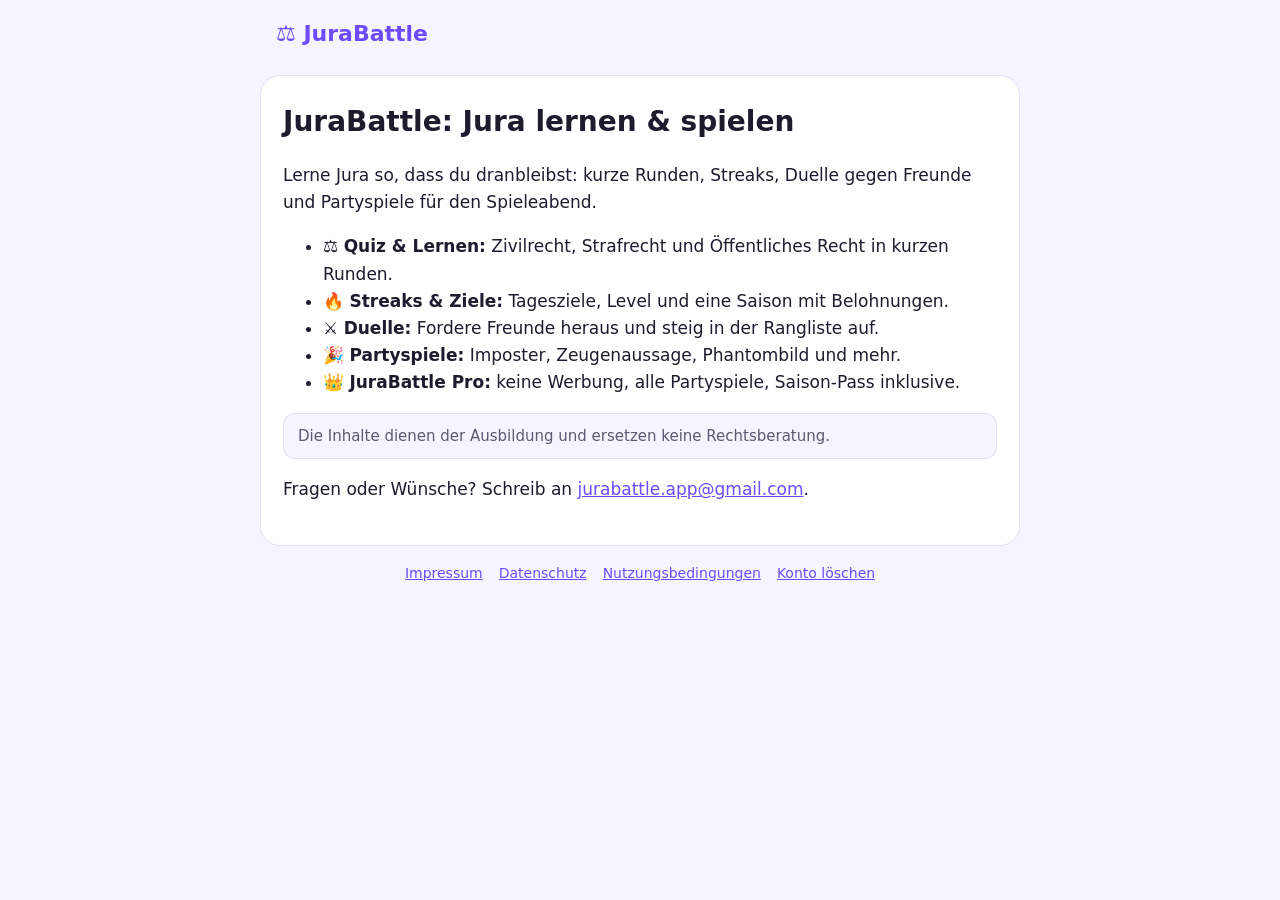
<file: index.html>
<!doctype html>
<html lang="de"><head><meta charset="utf-8"><meta name="viewport" content="width=device-width,initial-scale=1">
<title>JuraBattle: Jura lernen & spielen – JuraBattle</title><link rel="stylesheet" href="style.css"></head>
<body><header><a class="logo" href="index.html">⚖️ JuraBattle</a></header>
<main><h1>JuraBattle: Jura lernen & spielen</h1>

<p>Lerne Jura so, dass du dranbleibst: kurze Runden, Streaks, Duelle gegen Freunde und Partyspiele für den Spieleabend.</p>
<ul>
<li>⚖️ <b>Quiz &amp; Lernen:</b> Zivilrecht, Strafrecht und Öffentliches Recht in kurzen Runden.</li>
<li>🔥 <b>Streaks &amp; Ziele:</b> Tagesziele, Level und eine Saison mit Belohnungen.</li>
<li>⚔️ <b>Duelle:</b> Fordere Freunde heraus und steig in der Rangliste auf.</li>
<li>🎉 <b>Partyspiele:</b> Imposter, Zeugenaussage, Phantombild und mehr.</li>
<li>👑 <b>JuraBattle Pro:</b> keine Werbung, alle Partyspiele, Saison-Pass inklusive.</li>
</ul>
<p class="hinweis">Die Inhalte dienen der Ausbildung und ersetzen keine Rechtsberatung.</p>
<p>Fragen oder Wünsche? Schreib an <a href="&#109;&#97;&#105;&#108;&#116;&#111;&#58;&#106;&#117;&#114;&#97;&#98;&#97;&#116;&#116;&#108;&#101;&#46;&#97;&#112;&#112;&#64;&#103;&#109;&#97;&#105;&#108;&#46;&#99;&#111;&#109;">&#106;&#117;&#114;&#97;&#98;&#97;&#116;&#116;&#108;&#101;&#46;&#97;&#112;&#112;&#64;&#103;&#109;&#97;&#105;&#108;&#46;&#99;&#111;&#109;</a>.</p>

</main>
<footer><a href="impressum.html">Impressum</a><a href="datenschutz.html">Datenschutz</a><a href="nutzungsbedingungen.html">Nutzungsbedingungen</a><a href="konto-loeschen.html">Konto löschen</a></footer>
</body></html>
</file>
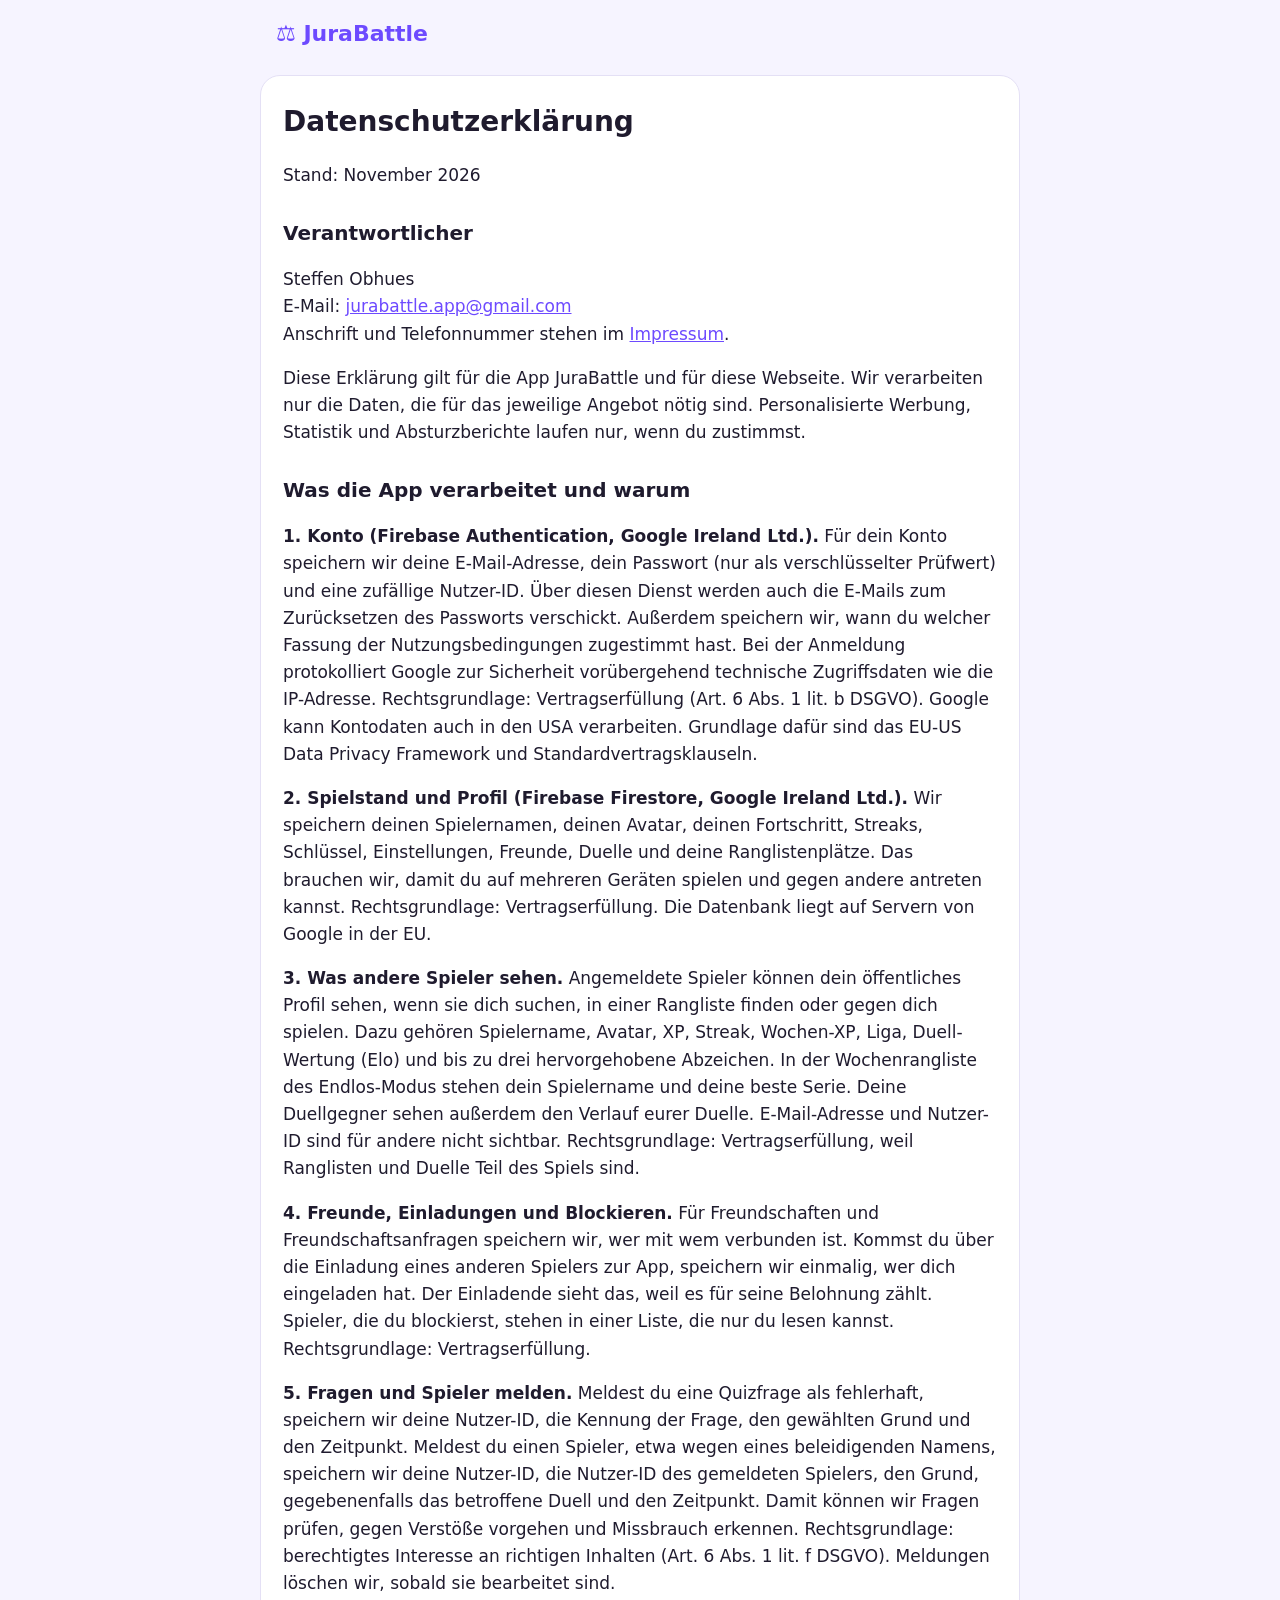
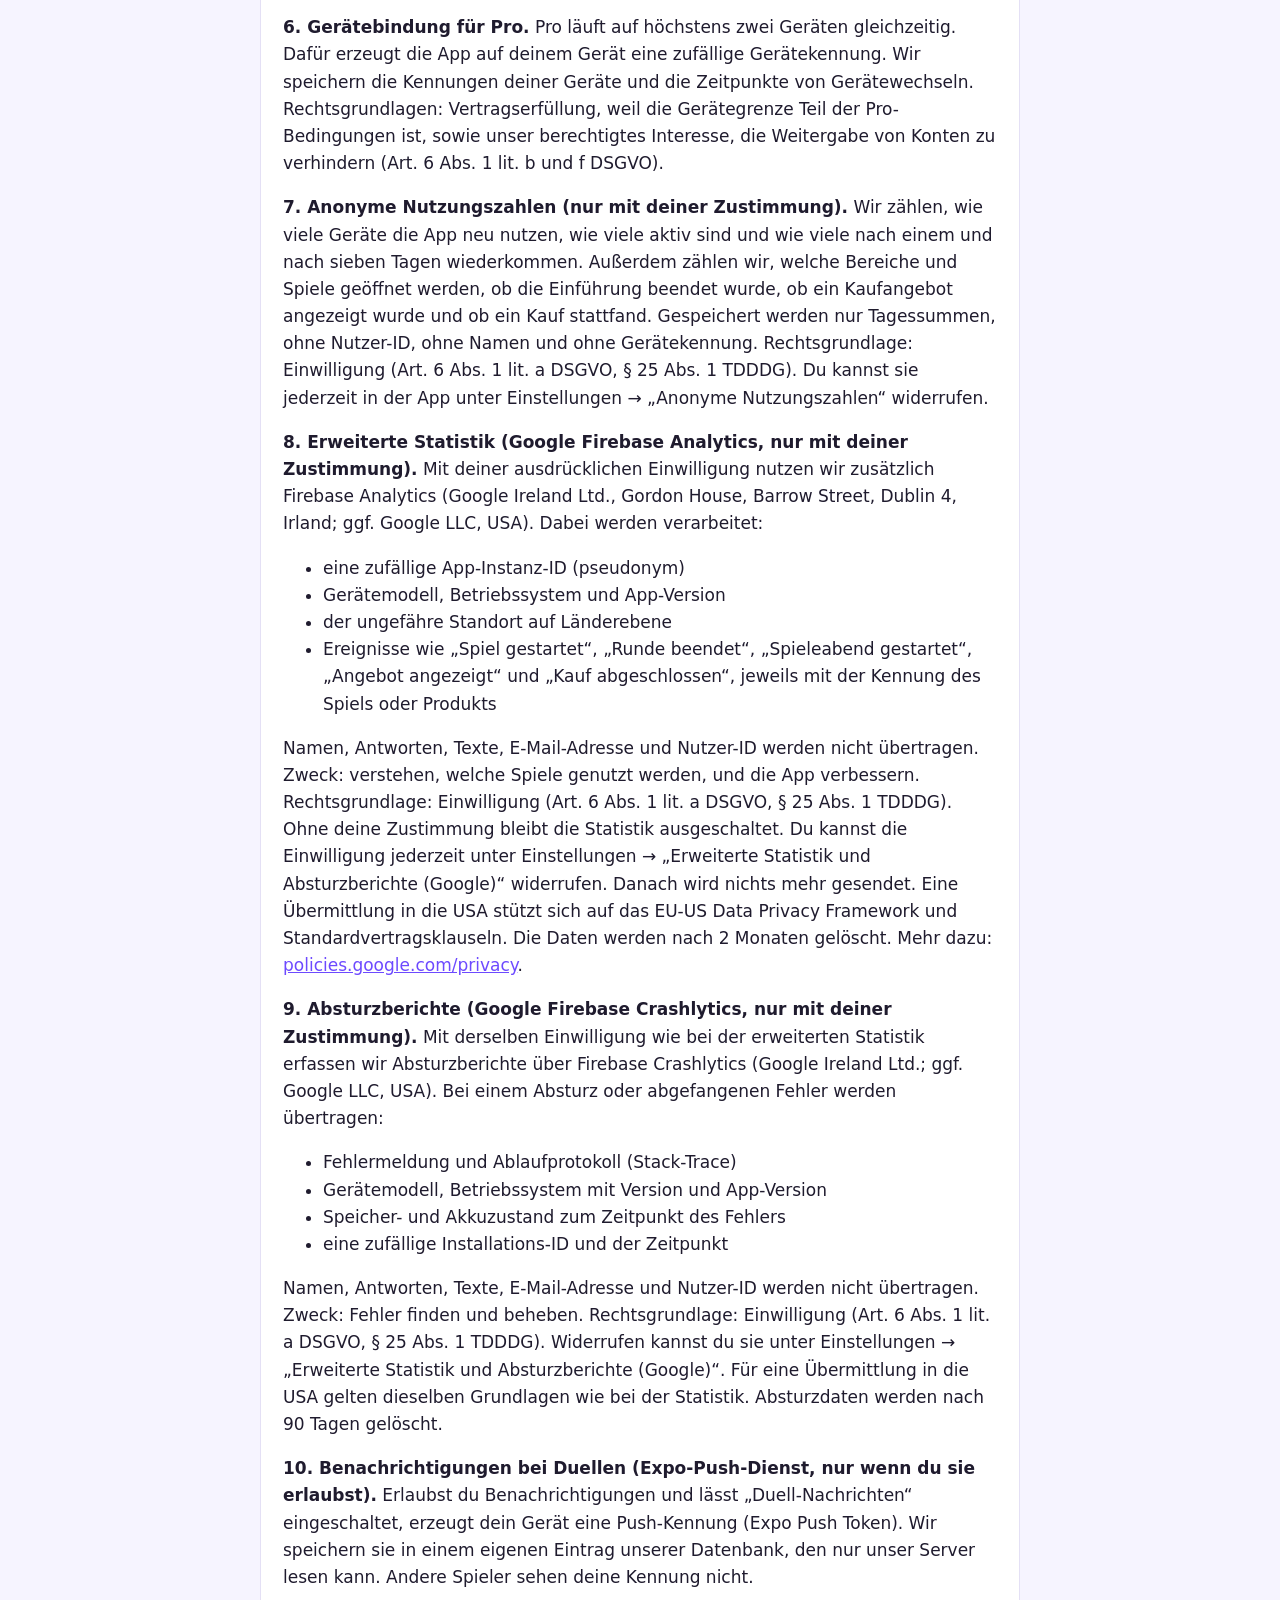
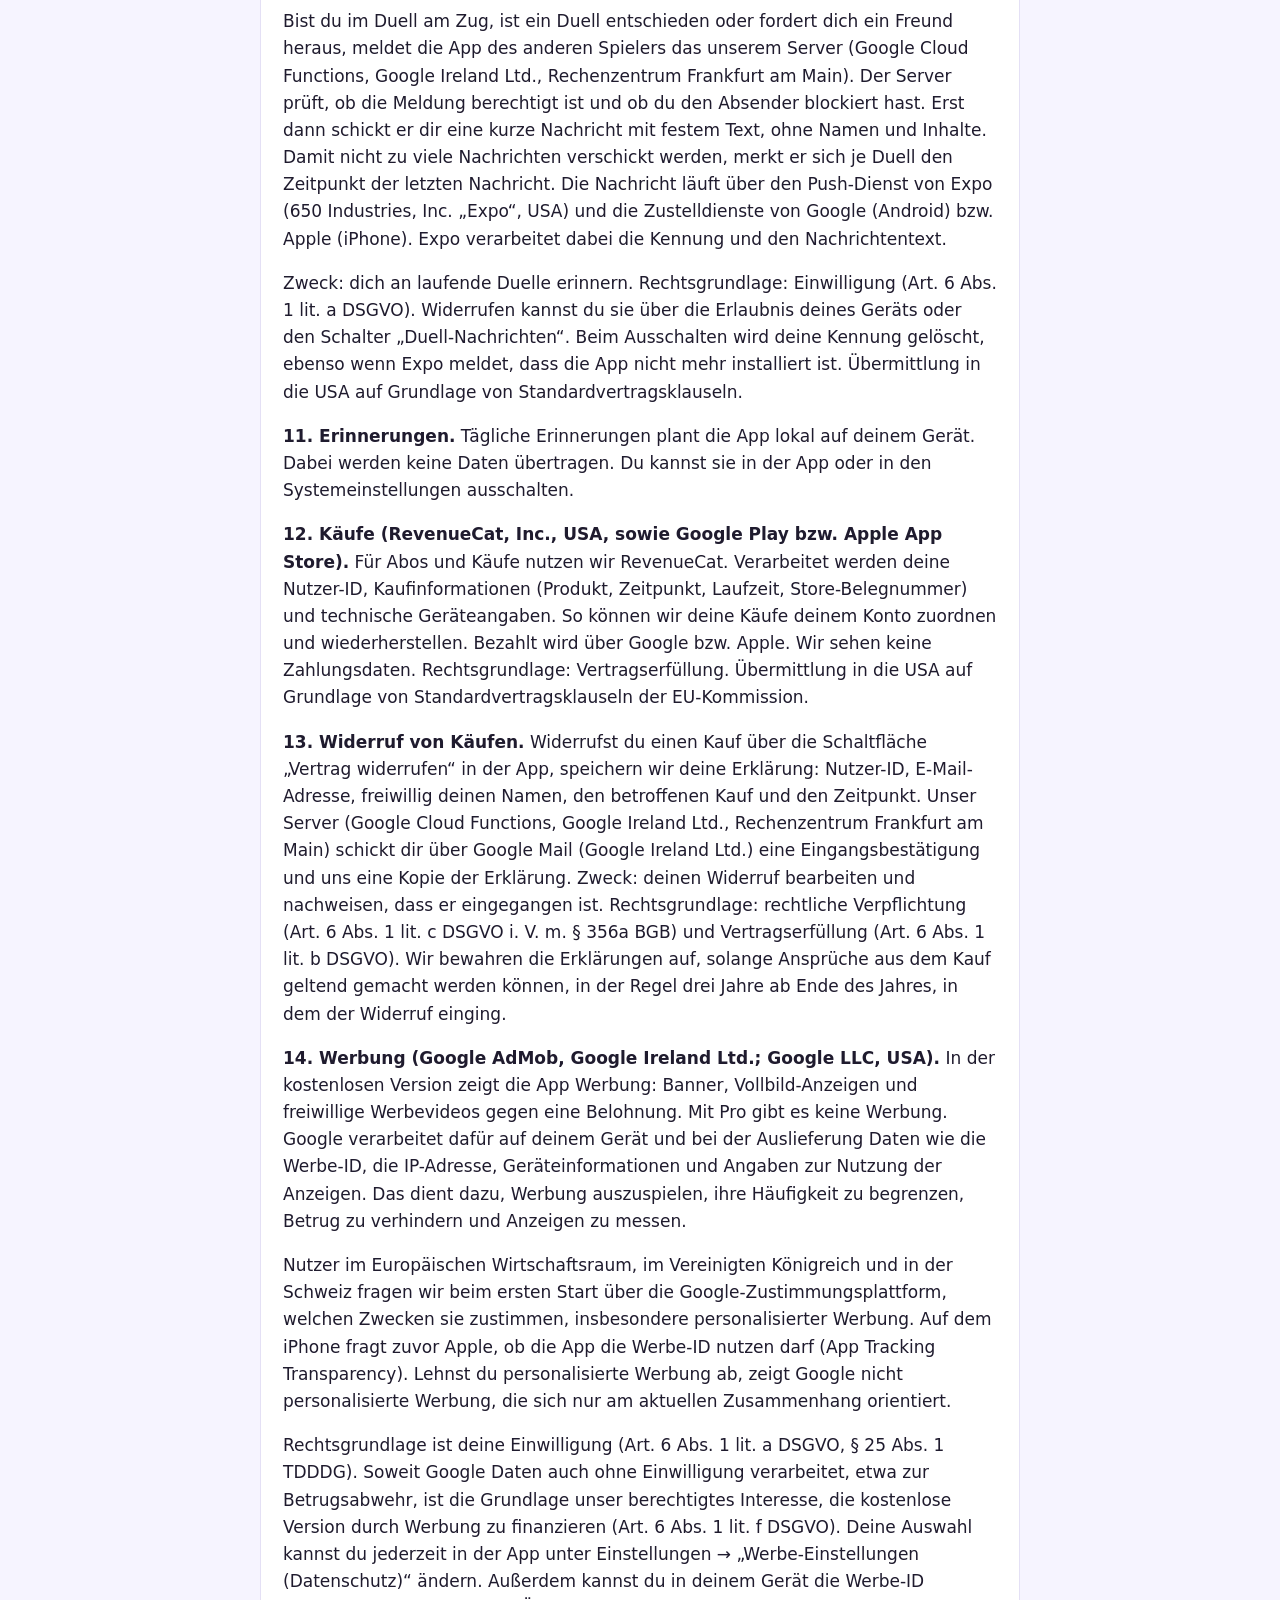
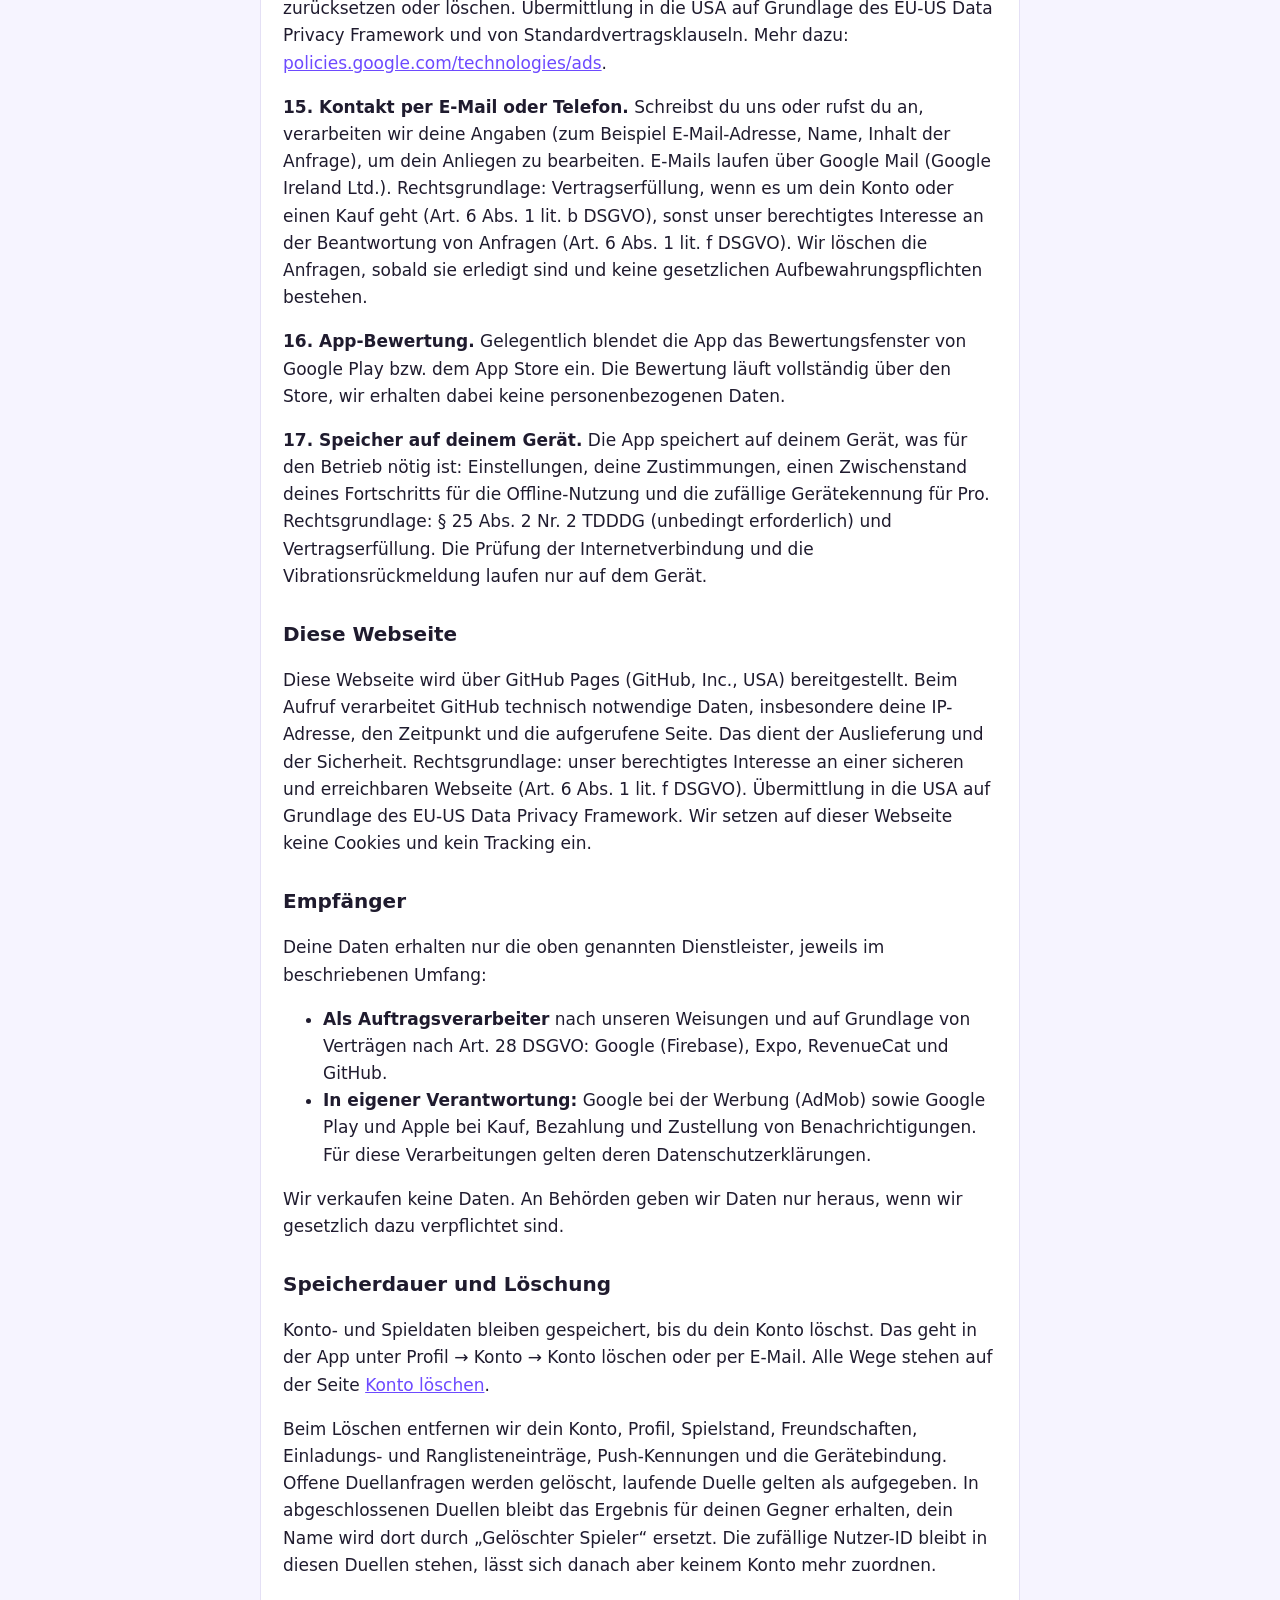
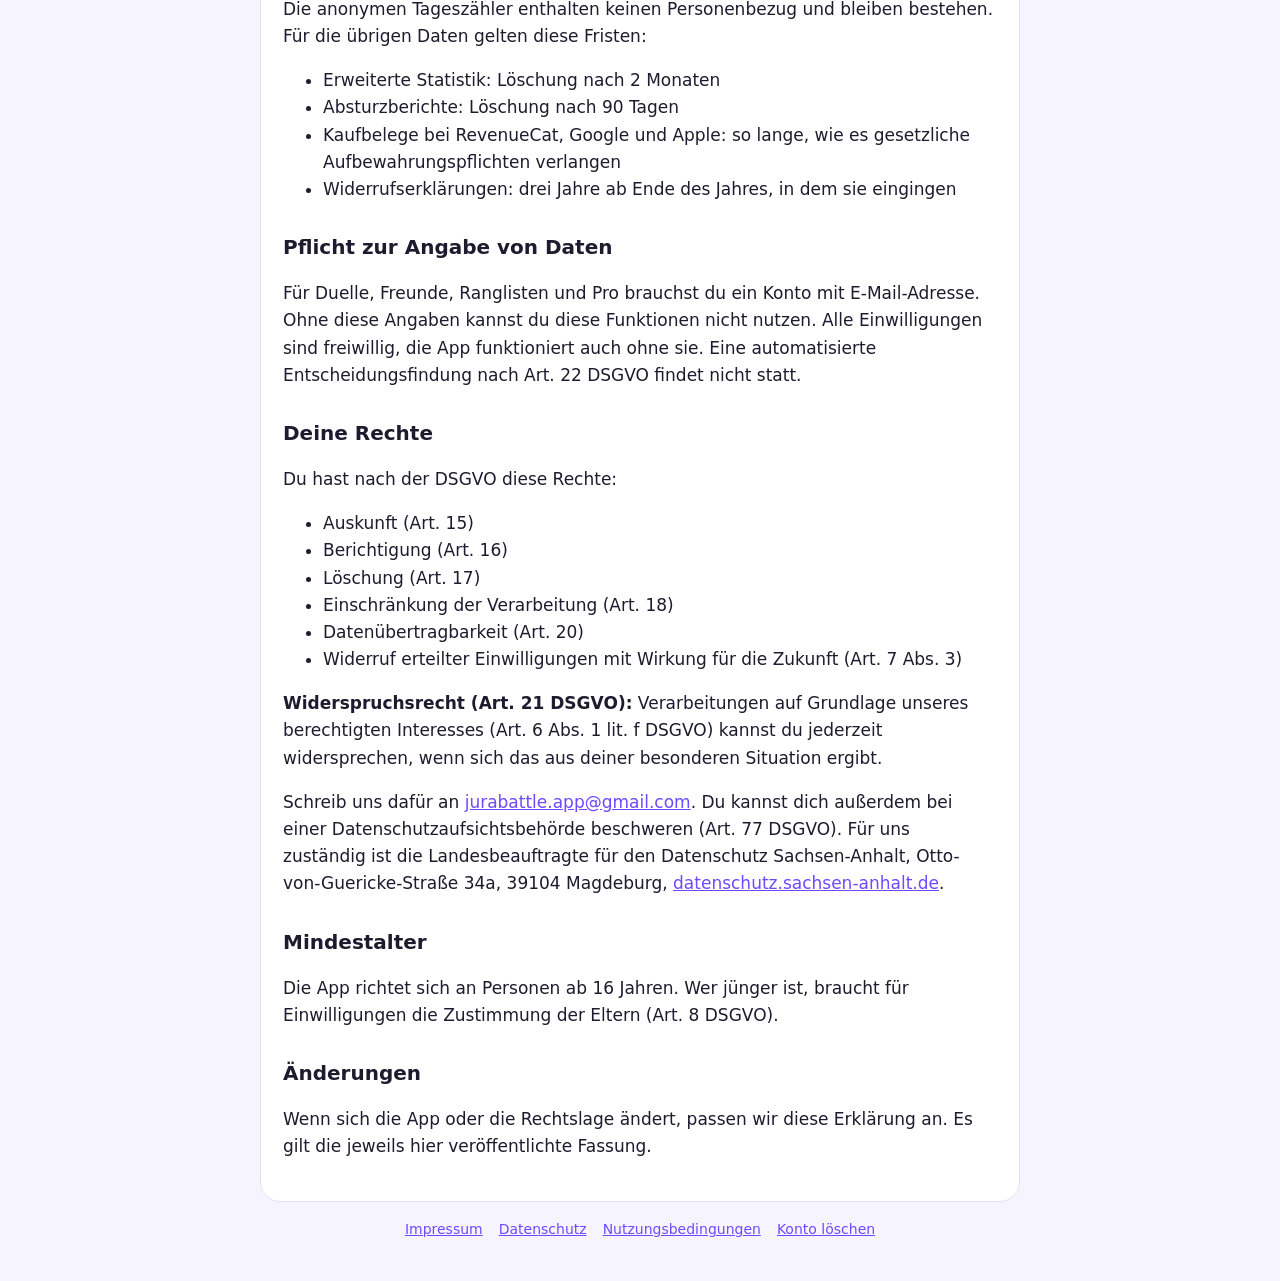
<file: datenschutz.html>
<!doctype html>
<html lang="de"><head><meta charset="utf-8"><meta name="viewport" content="width=device-width,initial-scale=1">
<meta name="robots" content="noindex, nofollow, noarchive">
<title>Datenschutzerklärung – JuraBattle</title><link rel="stylesheet" href="style.css"></head>
<body><header><a class="logo" href="index.html">⚖️ JuraBattle</a></header>
<main><h1>Datenschutzerklärung</h1>
<p>Stand: November 2026</p>

<h2>Verantwortlicher</h2>
<p>&#83;&#116;&#101;&#102;&#102;&#101;&#110;&#32;&#79;&#98;&#104;&#117;&#101;&#115;<br>E-Mail: <a href="&#109;&#97;&#105;&#108;&#116;&#111;&#58;&#106;&#117;&#114;&#97;&#98;&#97;&#116;&#116;&#108;&#101;&#46;&#97;&#112;&#112;&#64;&#103;&#109;&#97;&#105;&#108;&#46;&#99;&#111;&#109;">&#106;&#117;&#114;&#97;&#98;&#97;&#116;&#116;&#108;&#101;&#46;&#97;&#112;&#112;&#64;&#103;&#109;&#97;&#105;&#108;&#46;&#99;&#111;&#109;</a><br>Anschrift und Telefonnummer stehen im <a href="impressum.html">Impressum</a>.</p>
<p>Diese Erklärung gilt für die App JuraBattle und für diese Webseite. Wir verarbeiten nur die Daten, die für das jeweilige Angebot nötig sind. Personalisierte Werbung, Statistik und Absturzberichte laufen nur, wenn du zustimmst.</p>

<h2>Was die App verarbeitet und warum</h2>

<p><b>1. Konto (Firebase Authentication, Google Ireland Ltd.).</b> Für dein Konto speichern wir deine E-Mail-Adresse, dein Passwort (nur als verschlüsselter Prüfwert) und eine zufällige Nutzer-ID. Über diesen Dienst werden auch die E-Mails zum Zurücksetzen des Passworts verschickt. Außerdem speichern wir, wann du welcher Fassung der Nutzungsbedingungen zugestimmt hast. Bei der Anmeldung protokolliert Google zur Sicherheit vorübergehend technische Zugriffsdaten wie die IP-Adresse. Rechtsgrundlage: Vertragserfüllung (Art. 6 Abs. 1 lit. b DSGVO). Google kann Kontodaten auch in den USA verarbeiten. Grundlage dafür sind das EU-US Data Privacy Framework und Standardvertragsklauseln.</p>

<p><b>2. Spielstand und Profil (Firebase Firestore, Google Ireland Ltd.).</b> Wir speichern deinen Spielernamen, deinen Avatar, deinen Fortschritt, Streaks, Schlüssel, Einstellungen, Freunde, Duelle und deine Ranglistenplätze. Das brauchen wir, damit du auf mehreren Geräten spielen und gegen andere antreten kannst. Rechtsgrundlage: Vertragserfüllung. Die Datenbank liegt auf Servern von Google in der EU.</p>

<p><b>3. Was andere Spieler sehen.</b> Angemeldete Spieler können dein öffentliches Profil sehen, wenn sie dich suchen, in einer Rangliste finden oder gegen dich spielen. Dazu gehören Spielername, Avatar, XP, Streak, Wochen-XP, Liga, Duell-Wertung (Elo) und bis zu drei hervorgehobene Abzeichen. In der Wochenrangliste des Endlos-Modus stehen dein Spielername und deine beste Serie. Deine Duellgegner sehen außerdem den Verlauf eurer Duelle. E-Mail-Adresse und Nutzer-ID sind für andere nicht sichtbar. Rechtsgrundlage: Vertragserfüllung, weil Ranglisten und Duelle Teil des Spiels sind.</p>

<p><b>4. Freunde, Einladungen und Blockieren.</b> Für Freundschaften und Freundschaftsanfragen speichern wir, wer mit wem verbunden ist. Kommst du über die Einladung eines anderen Spielers zur App, speichern wir einmalig, wer dich eingeladen hat. Der Einladende sieht das, weil es für seine Belohnung zählt. Spieler, die du blockierst, stehen in einer Liste, die nur du lesen kannst. Rechtsgrundlage: Vertragserfüllung.</p>

<p><b>5. Fragen und Spieler melden.</b> Meldest du eine Quizfrage als fehlerhaft, speichern wir deine Nutzer-ID, die Kennung der Frage, den gewählten Grund und den Zeitpunkt. Meldest du einen Spieler, etwa wegen eines beleidigenden Namens, speichern wir deine Nutzer-ID, die Nutzer-ID des gemeldeten Spielers, den Grund, gegebenenfalls das betroffene Duell und den Zeitpunkt. Damit können wir Fragen prüfen, gegen Verstöße vorgehen und Missbrauch erkennen. Rechtsgrundlage: berechtigtes Interesse an richtigen Inhalten (Art. 6 Abs. 1 lit. f DSGVO). Meldungen löschen wir, sobald sie bearbeitet sind.</p>

<p><b>6. Gerätebindung für Pro.</b> Pro läuft auf höchstens zwei Geräten gleichzeitig. Dafür erzeugt die App auf deinem Gerät eine zufällige Gerätekennung. Wir speichern die Kennungen deiner Geräte und die Zeitpunkte von Gerätewechseln. Rechtsgrundlagen: Vertragserfüllung, weil die Gerätegrenze Teil der Pro-Bedingungen ist, sowie unser berechtigtes Interesse, die Weitergabe von Konten zu verhindern (Art. 6 Abs. 1 lit. b und f DSGVO).</p>

<p><b>7. Anonyme Nutzungszahlen (nur mit deiner Zustimmung).</b> Wir zählen, wie viele Geräte die App neu nutzen, wie viele aktiv sind und wie viele nach einem und nach sieben Tagen wiederkommen. Außerdem zählen wir, welche Bereiche und Spiele geöffnet werden, ob die Einführung beendet wurde, ob ein Kaufangebot angezeigt wurde und ob ein Kauf stattfand. Gespeichert werden nur Tagessummen, ohne Nutzer-ID, ohne Namen und ohne Gerätekennung. Rechtsgrundlage: Einwilligung (Art. 6 Abs. 1 lit. a DSGVO, § 25 Abs. 1 TDDDG). Du kannst sie jederzeit in der App unter Einstellungen → „Anonyme Nutzungszahlen“ widerrufen.</p>

<p><b>8. Erweiterte Statistik (Google Firebase Analytics, nur mit deiner Zustimmung).</b> Mit deiner ausdrücklichen Einwilligung nutzen wir zusätzlich Firebase Analytics (Google Ireland Ltd., Gordon House, Barrow Street, Dublin 4, Irland; ggf. Google LLC, USA). Dabei werden verarbeitet:</p>
<ul>
<li>eine zufällige App-Instanz-ID (pseudonym)</li>
<li>Gerätemodell, Betriebssystem und App-Version</li>
<li>der ungefähre Standort auf Länderebene</li>
<li>Ereignisse wie „Spiel gestartet“, „Runde beendet“, „Spieleabend gestartet“, „Angebot angezeigt“ und „Kauf abgeschlossen“, jeweils mit der Kennung des Spiels oder Produkts</li>
</ul>
<p>Namen, Antworten, Texte, E-Mail-Adresse und Nutzer-ID werden nicht übertragen. Zweck: verstehen, welche Spiele genutzt werden, und die App verbessern. Rechtsgrundlage: Einwilligung (Art. 6 Abs. 1 lit. a DSGVO, § 25 Abs. 1 TDDDG). Ohne deine Zustimmung bleibt die Statistik ausgeschaltet. Du kannst die Einwilligung jederzeit unter Einstellungen → „Erweiterte Statistik und Absturzberichte (Google)“ widerrufen. Danach wird nichts mehr gesendet. Eine Übermittlung in die USA stützt sich auf das EU-US Data Privacy Framework und Standardvertragsklauseln. Die Daten werden nach 2 Monaten gelöscht. Mehr dazu: <a href="https://policies.google.com/privacy">policies.google.com/privacy</a>.</p>

<p><b>9. Absturzberichte (Google Firebase Crashlytics, nur mit deiner Zustimmung).</b> Mit derselben Einwilligung wie bei der erweiterten Statistik erfassen wir Absturzberichte über Firebase Crashlytics (Google Ireland Ltd.; ggf. Google LLC, USA). Bei einem Absturz oder abgefangenen Fehler werden übertragen:</p>
<ul>
<li>Fehlermeldung und Ablaufprotokoll (Stack-Trace)</li>
<li>Gerätemodell, Betriebssystem mit Version und App-Version</li>
<li>Speicher- und Akkuzustand zum Zeitpunkt des Fehlers</li>
<li>eine zufällige Installations-ID und der Zeitpunkt</li>
</ul>
<p>Namen, Antworten, Texte, E-Mail-Adresse und Nutzer-ID werden nicht übertragen. Zweck: Fehler finden und beheben. Rechtsgrundlage: Einwilligung (Art. 6 Abs. 1 lit. a DSGVO, § 25 Abs. 1 TDDDG). Widerrufen kannst du sie unter Einstellungen → „Erweiterte Statistik und Absturzberichte (Google)“. Für eine Übermittlung in die USA gelten dieselben Grundlagen wie bei der Statistik. Absturzdaten werden nach 90 Tagen gelöscht.</p>

<p><b>10. Benachrichtigungen bei Duellen (Expo-Push-Dienst, nur wenn du sie erlaubst).</b> Erlaubst du Benachrichtigungen und lässt „Duell-Nachrichten“ eingeschaltet, erzeugt dein Gerät eine Push-Kennung (Expo Push Token). Wir speichern sie in einem eigenen Eintrag unserer Datenbank, den nur unser Server lesen kann. Andere Spieler sehen deine Kennung nicht.</p>
<p>Bist du im Duell am Zug, ist ein Duell entschieden oder fordert dich ein Freund heraus, meldet die App des anderen Spielers das unserem Server (Google Cloud Functions, Google Ireland Ltd., Rechenzentrum Frankfurt am Main). Der Server prüft, ob die Meldung berechtigt ist und ob du den Absender blockiert hast. Erst dann schickt er dir eine kurze Nachricht mit festem Text, ohne Namen und Inhalte. Damit nicht zu viele Nachrichten verschickt werden, merkt er sich je Duell den Zeitpunkt der letzten Nachricht. Die Nachricht läuft über den Push-Dienst von Expo (650 Industries, Inc. „Expo“, USA) und die Zustelldienste von Google (Android) bzw. Apple (iPhone). Expo verarbeitet dabei die Kennung und den Nachrichtentext.</p>
<p>Zweck: dich an laufende Duelle erinnern. Rechtsgrundlage: Einwilligung (Art. 6 Abs. 1 lit. a DSGVO). Widerrufen kannst du sie über die Erlaubnis deines Geräts oder den Schalter „Duell-Nachrichten“. Beim Ausschalten wird deine Kennung gelöscht, ebenso wenn Expo meldet, dass die App nicht mehr installiert ist. Übermittlung in die USA auf Grundlage von Standardvertragsklauseln.</p>
<p><b>11. Erinnerungen.</b> Tägliche Erinnerungen plant die App lokal auf deinem Gerät. Dabei werden keine Daten übertragen. Du kannst sie in der App oder in den Systemeinstellungen ausschalten.</p>

<p><b>12. Käufe (RevenueCat, Inc., USA, sowie Google Play bzw. Apple App Store).</b> Für Abos und Käufe nutzen wir RevenueCat. Verarbeitet werden deine Nutzer-ID, Kaufinformationen (Produkt, Zeitpunkt, Laufzeit, Store-Belegnummer) und technische Geräteangaben. So können wir deine Käufe deinem Konto zuordnen und wiederherstellen. Bezahlt wird über Google bzw. Apple. Wir sehen keine Zahlungsdaten. Rechtsgrundlage: Vertragserfüllung. Übermittlung in die USA auf Grundlage von Standardvertragsklauseln der EU-Kommission.</p>

<p><b>13. Widerruf von Käufen.</b> Widerrufst du einen Kauf über die Schaltfläche „Vertrag widerrufen“ in der App, speichern wir deine Erklärung: Nutzer-ID, E-Mail-Adresse, freiwillig deinen Namen, den betroffenen Kauf und den Zeitpunkt. Unser Server (Google Cloud Functions, Google Ireland Ltd., Rechenzentrum Frankfurt am Main) schickt dir über Google Mail (Google Ireland Ltd.) eine Eingangsbestätigung und uns eine Kopie der Erklärung. Zweck: deinen Widerruf bearbeiten und nachweisen, dass er eingegangen ist. Rechtsgrundlage: rechtliche Verpflichtung (Art. 6 Abs. 1 lit. c DSGVO i. V. m. § 356a BGB) und Vertragserfüllung (Art. 6 Abs. 1 lit. b DSGVO). Wir bewahren die Erklärungen auf, solange Ansprüche aus dem Kauf geltend gemacht werden können, in der Regel drei Jahre ab Ende des Jahres, in dem der Widerruf einging.</p>
<p><b>14. Werbung (Google AdMob, Google Ireland Ltd.; Google LLC, USA).</b> In der kostenlosen Version zeigt die App Werbung: Banner, Vollbild-Anzeigen und freiwillige Werbevideos gegen eine Belohnung. Mit Pro gibt es keine Werbung. Google verarbeitet dafür auf deinem Gerät und bei der Auslieferung Daten wie die Werbe-ID, die IP-Adresse, Geräteinformationen und Angaben zur Nutzung der Anzeigen. Das dient dazu, Werbung auszuspielen, ihre Häufigkeit zu begrenzen, Betrug zu verhindern und Anzeigen zu messen.</p>
<p>Nutzer im Europäischen Wirtschaftsraum, im Vereinigten Königreich und in der Schweiz fragen wir beim ersten Start über die Google-Zustimmungsplattform, welchen Zwecken sie zustimmen, insbesondere personalisierter Werbung. Auf dem iPhone fragt zuvor Apple, ob die App die Werbe-ID nutzen darf (App Tracking Transparency). Lehnst du personalisierte Werbung ab, zeigt Google nicht personalisierte Werbung, die sich nur am aktuellen Zusammenhang orientiert.</p>
<p>Rechtsgrundlage ist deine Einwilligung (Art. 6 Abs. 1 lit. a DSGVO, § 25 Abs. 1 TDDDG). Soweit Google Daten auch ohne Einwilligung verarbeitet, etwa zur Betrugsabwehr, ist die Grundlage unser berechtigtes Interesse, die kostenlose Version durch Werbung zu finanzieren (Art. 6 Abs. 1 lit. f DSGVO). Deine Auswahl kannst du jederzeit in der App unter Einstellungen → „Werbe-Einstellungen (Datenschutz)“ ändern. Außerdem kannst du in deinem Gerät die Werbe-ID zurücksetzen oder löschen. Übermittlung in die USA auf Grundlage des EU-US Data Privacy Framework und von Standardvertragsklauseln. Mehr dazu: <a href="https://policies.google.com/technologies/ads">policies.google.com/technologies/ads</a>.</p>

<p><b>15. Kontakt per E-Mail oder Telefon.</b> Schreibst du uns oder rufst du an, verarbeiten wir deine Angaben (zum Beispiel E-Mail-Adresse, Name, Inhalt der Anfrage), um dein Anliegen zu bearbeiten. E-Mails laufen über Google Mail (Google Ireland Ltd.). Rechtsgrundlage: Vertragserfüllung, wenn es um dein Konto oder einen Kauf geht (Art. 6 Abs. 1 lit. b DSGVO), sonst unser berechtigtes Interesse an der Beantwortung von Anfragen (Art. 6 Abs. 1 lit. f DSGVO). Wir löschen die Anfragen, sobald sie erledigt sind und keine gesetzlichen Aufbewahrungspflichten bestehen.</p>

<p><b>16. App-Bewertung.</b> Gelegentlich blendet die App das Bewertungsfenster von Google Play bzw. dem App Store ein. Die Bewertung läuft vollständig über den Store, wir erhalten dabei keine personenbezogenen Daten.</p>

<p><b>17. Speicher auf deinem Gerät.</b> Die App speichert auf deinem Gerät, was für den Betrieb nötig ist: Einstellungen, deine Zustimmungen, einen Zwischenstand deines Fortschritts für die Offline-Nutzung und die zufällige Gerätekennung für Pro. Rechtsgrundlage: § 25 Abs. 2 Nr. 2 TDDDG (unbedingt erforderlich) und Vertragserfüllung. Die Prüfung der Internetverbindung und die Vibrationsrückmeldung laufen nur auf dem Gerät.</p>

<h2>Diese Webseite</h2>
<p>Diese Webseite wird über GitHub Pages (GitHub, Inc., USA) bereitgestellt. Beim Aufruf verarbeitet GitHub technisch notwendige Daten, insbesondere deine IP-Adresse, den Zeitpunkt und die aufgerufene Seite. Das dient der Auslieferung und der Sicherheit. Rechtsgrundlage: unser berechtigtes Interesse an einer sicheren und erreichbaren Webseite (Art. 6 Abs. 1 lit. f DSGVO). Übermittlung in die USA auf Grundlage des EU-US Data Privacy Framework. Wir setzen auf dieser Webseite keine Cookies und kein Tracking ein.</p>

<h2>Empfänger</h2>
<p>Deine Daten erhalten nur die oben genannten Dienstleister, jeweils im beschriebenen Umfang:</p>
<ul>
<li><b>Als Auftragsverarbeiter</b> nach unseren Weisungen und auf Grundlage von Verträgen nach Art. 28 DSGVO: Google (Firebase), Expo, RevenueCat und GitHub.</li>
<li><b>In eigener Verantwortung:</b> Google bei der Werbung (AdMob) sowie Google Play und Apple bei Kauf, Bezahlung und Zustellung von Benachrichtigungen. Für diese Verarbeitungen gelten deren Datenschutzerklärungen.</li>
</ul>
<p>Wir verkaufen keine Daten. An Behörden geben wir Daten nur heraus, wenn wir gesetzlich dazu verpflichtet sind.</p>

<h2>Speicherdauer und Löschung</h2>
<p>Konto- und Spieldaten bleiben gespeichert, bis du dein Konto löschst. Das geht in der App unter Profil → Konto → Konto löschen oder per E-Mail. Alle Wege stehen auf der Seite <a href="konto-loeschen.html">Konto löschen</a>.</p>
<p>Beim Löschen entfernen wir dein Konto, Profil, Spielstand, Freundschaften, Einladungs- und Ranglisteneinträge, Push-Kennungen und die Gerätebindung. Offene Duellanfragen werden gelöscht, laufende Duelle gelten als aufgegeben. In abgeschlossenen Duellen bleibt das Ergebnis für deinen Gegner erhalten, dein Name wird dort durch „Gelöschter Spieler“ ersetzt. Die zufällige Nutzer-ID bleibt in diesen Duellen stehen, lässt sich danach aber keinem Konto mehr zuordnen.</p>
<p>Die anonymen Tageszähler enthalten keinen Personenbezug und bleiben bestehen. Für die übrigen Daten gelten diese Fristen:</p>
<ul>
<li>Erweiterte Statistik: Löschung nach 2 Monaten</li>
<li>Absturzberichte: Löschung nach 90 Tagen</li>
<li>Kaufbelege bei RevenueCat, Google und Apple: so lange, wie es gesetzliche Aufbewahrungspflichten verlangen</li>
<li>Widerrufserklärungen: drei Jahre ab Ende des Jahres, in dem sie eingingen</li>
</ul>

<h2>Pflicht zur Angabe von Daten</h2>
<p>Für Duelle, Freunde, Ranglisten und Pro brauchst du ein Konto mit E-Mail-Adresse. Ohne diese Angaben kannst du diese Funktionen nicht nutzen. Alle Einwilligungen sind freiwillig, die App funktioniert auch ohne sie. Eine automatisierte Entscheidungsfindung nach Art. 22 DSGVO findet nicht statt.</p>

<h2>Deine Rechte</h2>
<p>Du hast nach der DSGVO diese Rechte:</p>
<ul>
<li>Auskunft (Art. 15)</li>
<li>Berichtigung (Art. 16)</li>
<li>Löschung (Art. 17)</li>
<li>Einschränkung der Verarbeitung (Art. 18)</li>
<li>Datenübertragbarkeit (Art. 20)</li>
<li>Widerruf erteilter Einwilligungen mit Wirkung für die Zukunft (Art. 7 Abs. 3)</li>
</ul>
<p><b>Widerspruchsrecht (Art. 21 DSGVO):</b> Verarbeitungen auf Grundlage unseres berechtigten Interesses (Art. 6 Abs. 1 lit. f DSGVO) kannst du jederzeit widersprechen, wenn sich das aus deiner besonderen Situation ergibt.</p>
<p>Schreib uns dafür an <a href="&#109;&#97;&#105;&#108;&#116;&#111;&#58;&#106;&#117;&#114;&#97;&#98;&#97;&#116;&#116;&#108;&#101;&#46;&#97;&#112;&#112;&#64;&#103;&#109;&#97;&#105;&#108;&#46;&#99;&#111;&#109;">&#106;&#117;&#114;&#97;&#98;&#97;&#116;&#116;&#108;&#101;&#46;&#97;&#112;&#112;&#64;&#103;&#109;&#97;&#105;&#108;&#46;&#99;&#111;&#109;</a>. Du kannst dich außerdem bei einer Datenschutzaufsichtsbehörde beschweren (Art. 77 DSGVO). Für uns zuständig ist die Landesbeauftragte für den Datenschutz Sachsen-Anhalt, Otto-von-Guericke-Straße 34a, 39104 Magdeburg, <a href="https://datenschutz.sachsen-anhalt.de">datenschutz.sachsen-anhalt.de</a>.</p>

<h2>Mindestalter</h2>
<p>Die App richtet sich an Personen ab 16 Jahren. Wer jünger ist, braucht für Einwilligungen die Zustimmung der Eltern (Art. 8 DSGVO).</p>

<h2>Änderungen</h2>
<p>Wenn sich die App oder die Rechtslage ändert, passen wir diese Erklärung an. Es gilt die jeweils hier veröffentlichte Fassung.</p>


</main>
<footer><a href="impressum.html">Impressum</a><a href="datenschutz.html">Datenschutz</a><a href="nutzungsbedingungen.html">Nutzungsbedingungen</a><a href="konto-loeschen.html">Konto löschen</a></footer>
</body></html>
</file>
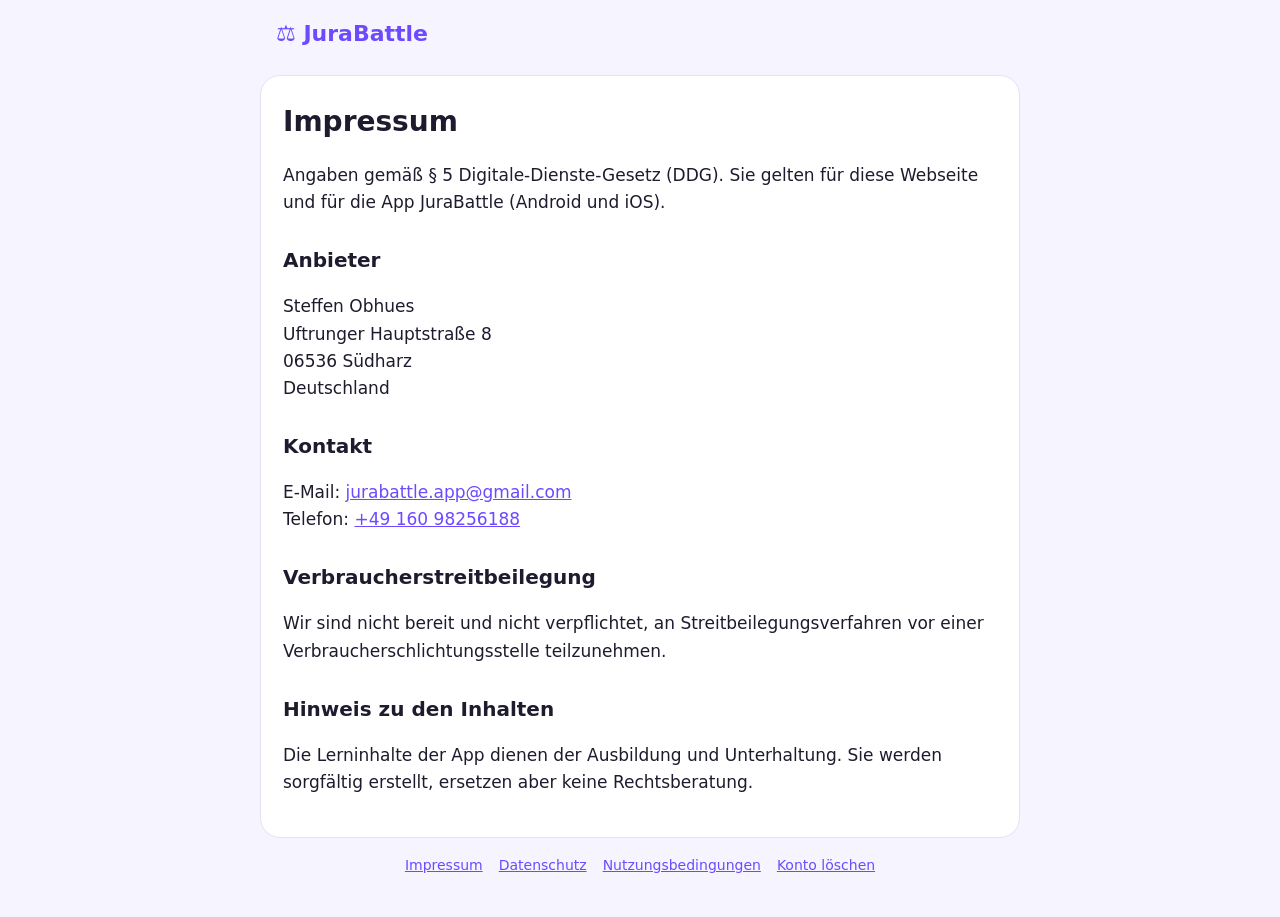
<file: impressum.html>
<!doctype html>
<html lang="de"><head><meta charset="utf-8"><meta name="viewport" content="width=device-width,initial-scale=1">
<meta name="robots" content="noindex, nofollow, noarchive">
<title>Impressum – JuraBattle</title><link rel="stylesheet" href="style.css"></head>
<body><header><a class="logo" href="index.html">⚖️ JuraBattle</a></header>
<main><h1>Impressum</h1>

<p>Angaben gemäß § 5 Digitale-Dienste-Gesetz (DDG). Sie gelten für diese Webseite und für die App JuraBattle (Android und iOS).</p>
<h2>Anbieter</h2>
<p>&#83;&#116;&#101;&#102;&#102;&#101;&#110;&#32;&#79;&#98;&#104;&#117;&#101;&#115;<br>&#85;&#102;&#116;&#114;&#117;&#110;&#103;&#101;&#114;&#32;&#72;&#97;&#117;&#112;&#116;&#115;&#116;&#114;&#97;&#223;&#101;&#32;&#56;<br>&#48;&#54;&#53;&#51;&#54;&#32;&#83;&#252;&#100;&#104;&#97;&#114;&#122;<br>Deutschland</p>
<h2>Kontakt</h2>
<p>E-Mail: <a href="&#109;&#97;&#105;&#108;&#116;&#111;&#58;&#106;&#117;&#114;&#97;&#98;&#97;&#116;&#116;&#108;&#101;&#46;&#97;&#112;&#112;&#64;&#103;&#109;&#97;&#105;&#108;&#46;&#99;&#111;&#109;">&#106;&#117;&#114;&#97;&#98;&#97;&#116;&#116;&#108;&#101;&#46;&#97;&#112;&#112;&#64;&#103;&#109;&#97;&#105;&#108;&#46;&#99;&#111;&#109;</a><br>Telefon: <a href="&#116;&#101;&#108;&#58;&#43;&#52;&#57;&#49;&#54;&#48;&#57;&#56;&#50;&#53;&#54;&#49;&#56;&#56;">&#43;&#52;&#57;&#32;&#49;&#54;&#48;&#32;&#57;&#56;&#50;&#53;&#54;&#49;&#56;&#56;</a></p>
<h2>Verbraucherstreitbeilegung</h2>
<p>Wir sind nicht bereit und nicht verpflichtet, an Streitbeilegungsverfahren vor einer Verbraucherschlichtungsstelle teilzunehmen.</p>
<h2>Hinweis zu den Inhalten</h2>
<p>Die Lerninhalte der App dienen der Ausbildung und Unterhaltung. Sie werden sorgfältig erstellt, ersetzen aber keine Rechtsberatung.</p>

</main>
<footer><a href="impressum.html">Impressum</a><a href="datenschutz.html">Datenschutz</a><a href="nutzungsbedingungen.html">Nutzungsbedingungen</a><a href="konto-loeschen.html">Konto löschen</a></footer>
</body></html>
</file>
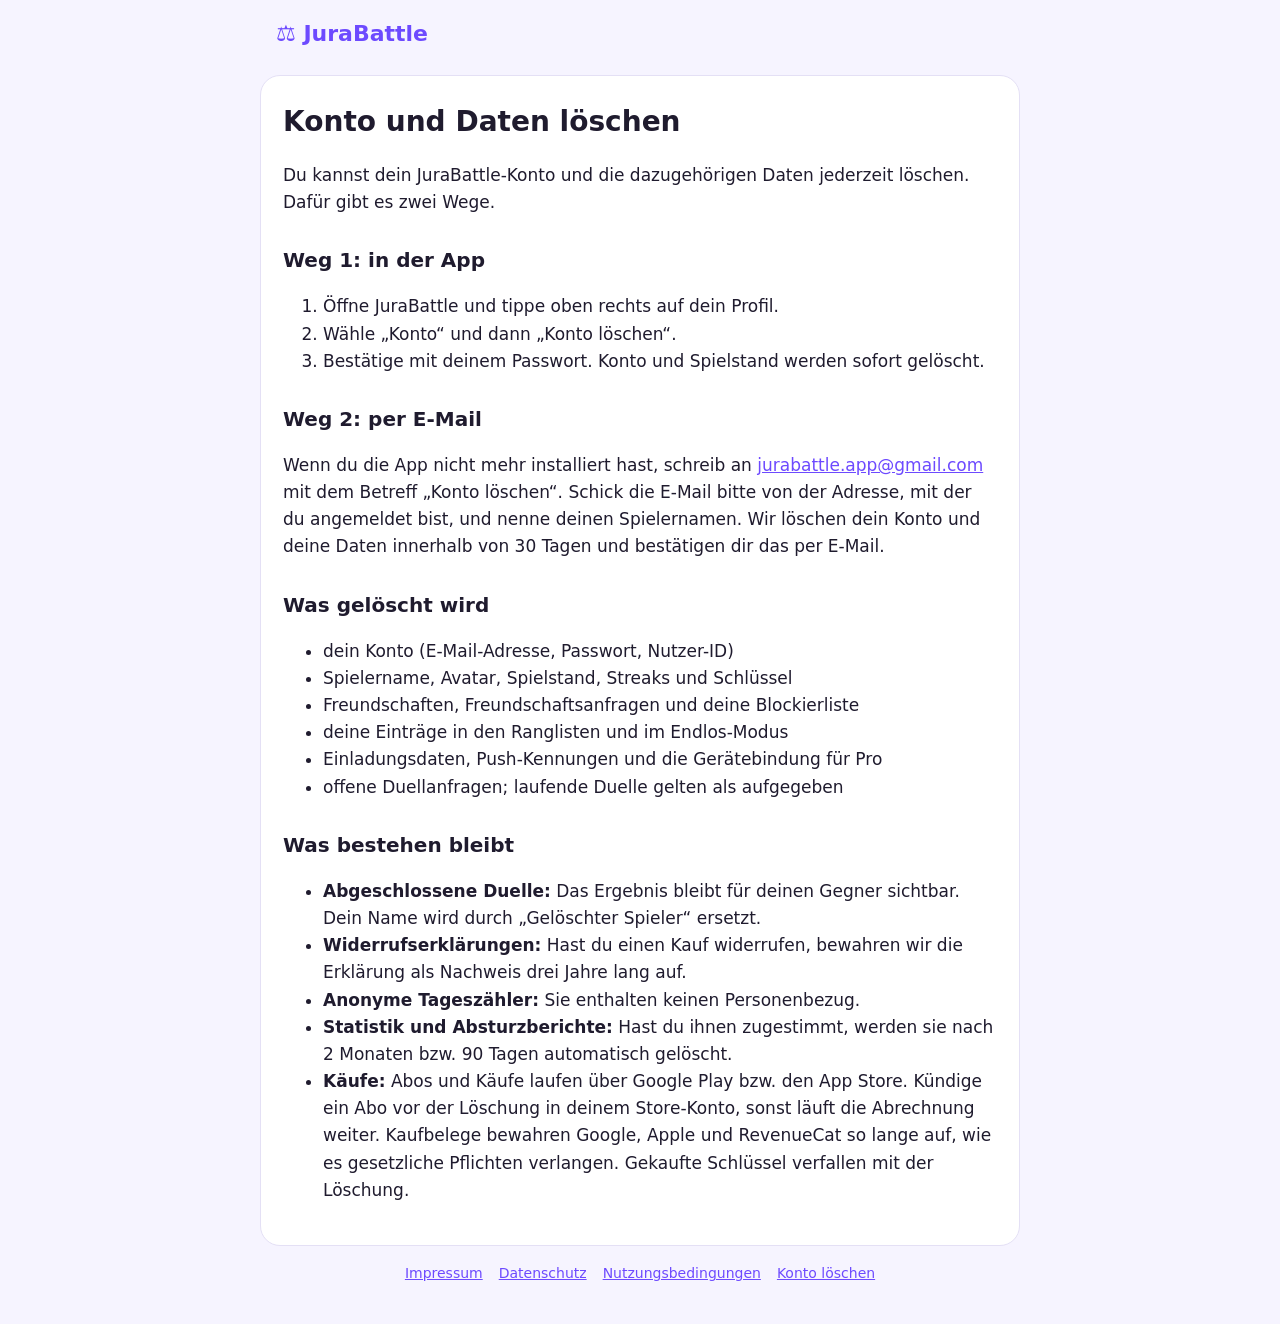
<file: konto-loeschen.html>
<!doctype html>
<html lang="de"><head><meta charset="utf-8"><meta name="viewport" content="width=device-width,initial-scale=1">
<meta name="robots" content="noindex, nofollow, noarchive">
<title>Konto löschen – JuraBattle</title><link rel="stylesheet" href="style.css"></head>
<body><header><a class="logo" href="index.html">⚖️ JuraBattle</a></header>
<main><h1>Konto und Daten löschen</h1>

<p>Du kannst dein JuraBattle-Konto und die dazugehörigen Daten jederzeit löschen. Dafür gibt es zwei Wege.</p>
<h2>Weg 1: in der App</h2>
<ol>
<li>Öffne JuraBattle und tippe oben rechts auf dein Profil.</li>
<li>Wähle „Konto“ und dann „Konto löschen“.</li>
<li>Bestätige mit deinem Passwort. Konto und Spielstand werden sofort gelöscht.</li>
</ol>
<h2>Weg 2: per E-Mail</h2>
<p>Wenn du die App nicht mehr installiert hast, schreib an <a href="&#109;&#97;&#105;&#108;&#116;&#111;&#58;&#106;&#117;&#114;&#97;&#98;&#97;&#116;&#116;&#108;&#101;&#46;&#97;&#112;&#112;&#64;&#103;&#109;&#97;&#105;&#108;&#46;&#99;&#111;&#109;&#63;&#115;&#117;&#98;&#106;&#101;&#99;&#116;&#61;&#75;&#111;&#110;&#116;&#111;&#37;&#50;&#48;&#108;&#37;&#67;&#51;&#37;&#66;&#54;&#115;&#99;&#104;&#101;&#110;">&#106;&#117;&#114;&#97;&#98;&#97;&#116;&#116;&#108;&#101;&#46;&#97;&#112;&#112;&#64;&#103;&#109;&#97;&#105;&#108;&#46;&#99;&#111;&#109;</a> mit dem Betreff „Konto löschen“. Schick die E-Mail bitte von der Adresse, mit der du angemeldet bist, und nenne deinen Spielernamen. Wir löschen dein Konto und deine Daten innerhalb von 30 Tagen und bestätigen dir das per E-Mail.</p>
<h2>Was gelöscht wird</h2>
<ul>
<li>dein Konto (E-Mail-Adresse, Passwort, Nutzer-ID)</li>
<li>Spielername, Avatar, Spielstand, Streaks und Schlüssel</li>
<li>Freundschaften, Freundschaftsanfragen und deine Blockierliste</li>
<li>deine Einträge in den Ranglisten und im Endlos-Modus</li>
<li>Einladungsdaten, Push-Kennungen und die Gerätebindung für Pro</li>
<li>offene Duellanfragen; laufende Duelle gelten als aufgegeben</li>
</ul>
<h2>Was bestehen bleibt</h2>
<ul>
<li><b>Abgeschlossene Duelle:</b> Das Ergebnis bleibt für deinen Gegner sichtbar. Dein Name wird durch „Gelöschter Spieler“ ersetzt.</li>
<li><b>Widerrufserklärungen:</b> Hast du einen Kauf widerrufen, bewahren wir die Erklärung als Nachweis drei Jahre lang auf.</li>
<li><b>Anonyme Tageszähler:</b> Sie enthalten keinen Personenbezug.</li>
<li><b>Statistik und Absturzberichte:</b> Hast du ihnen zugestimmt, werden sie nach 2 Monaten bzw. 90 Tagen automatisch gelöscht.</li>
<li><b>Käufe:</b> Abos und Käufe laufen über Google Play bzw. den App Store. Kündige ein Abo vor der Löschung in deinem Store-Konto, sonst läuft die Abrechnung weiter. Kaufbelege bewahren Google, Apple und RevenueCat so lange auf, wie es gesetzliche Pflichten verlangen. Gekaufte Schlüssel verfallen mit der Löschung.</li>
</ul>


</main>
<footer><a href="impressum.html">Impressum</a><a href="datenschutz.html">Datenschutz</a><a href="nutzungsbedingungen.html">Nutzungsbedingungen</a><a href="konto-loeschen.html">Konto löschen</a></footer>
</body></html>
</file>
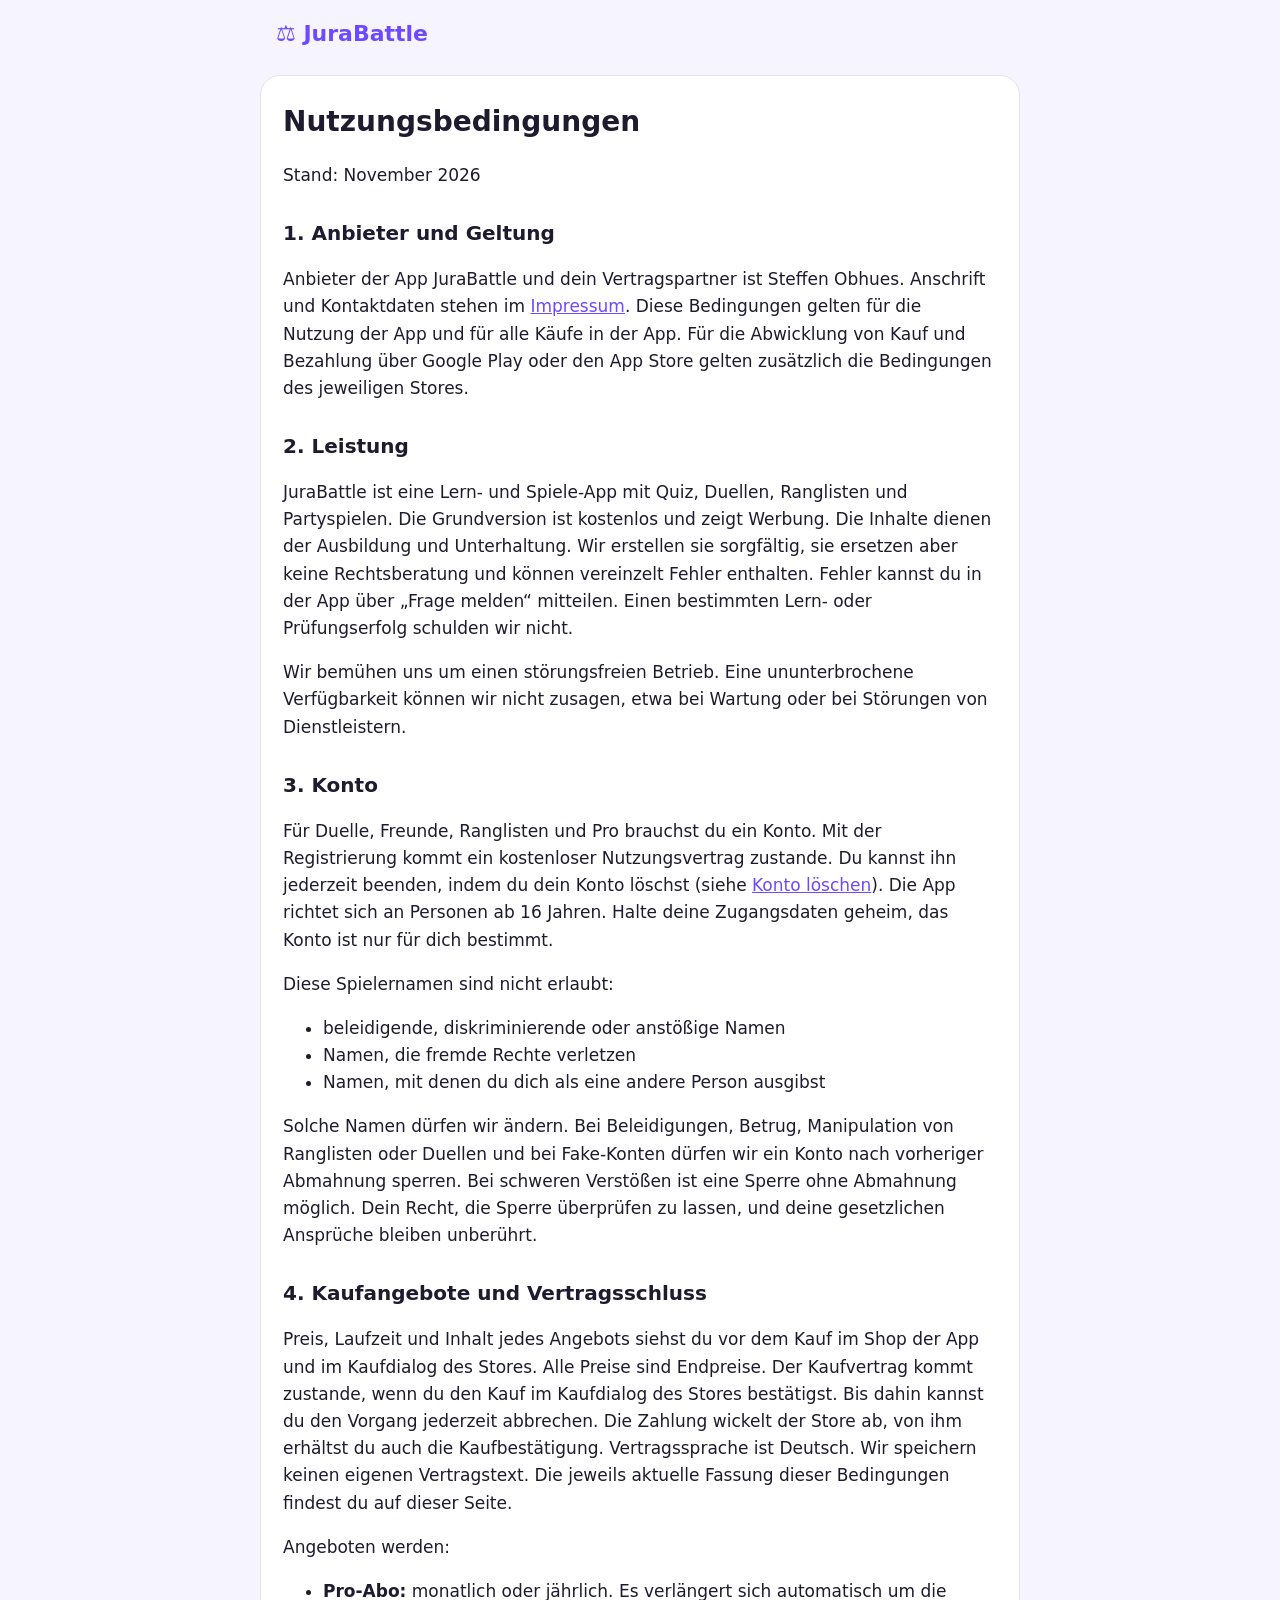
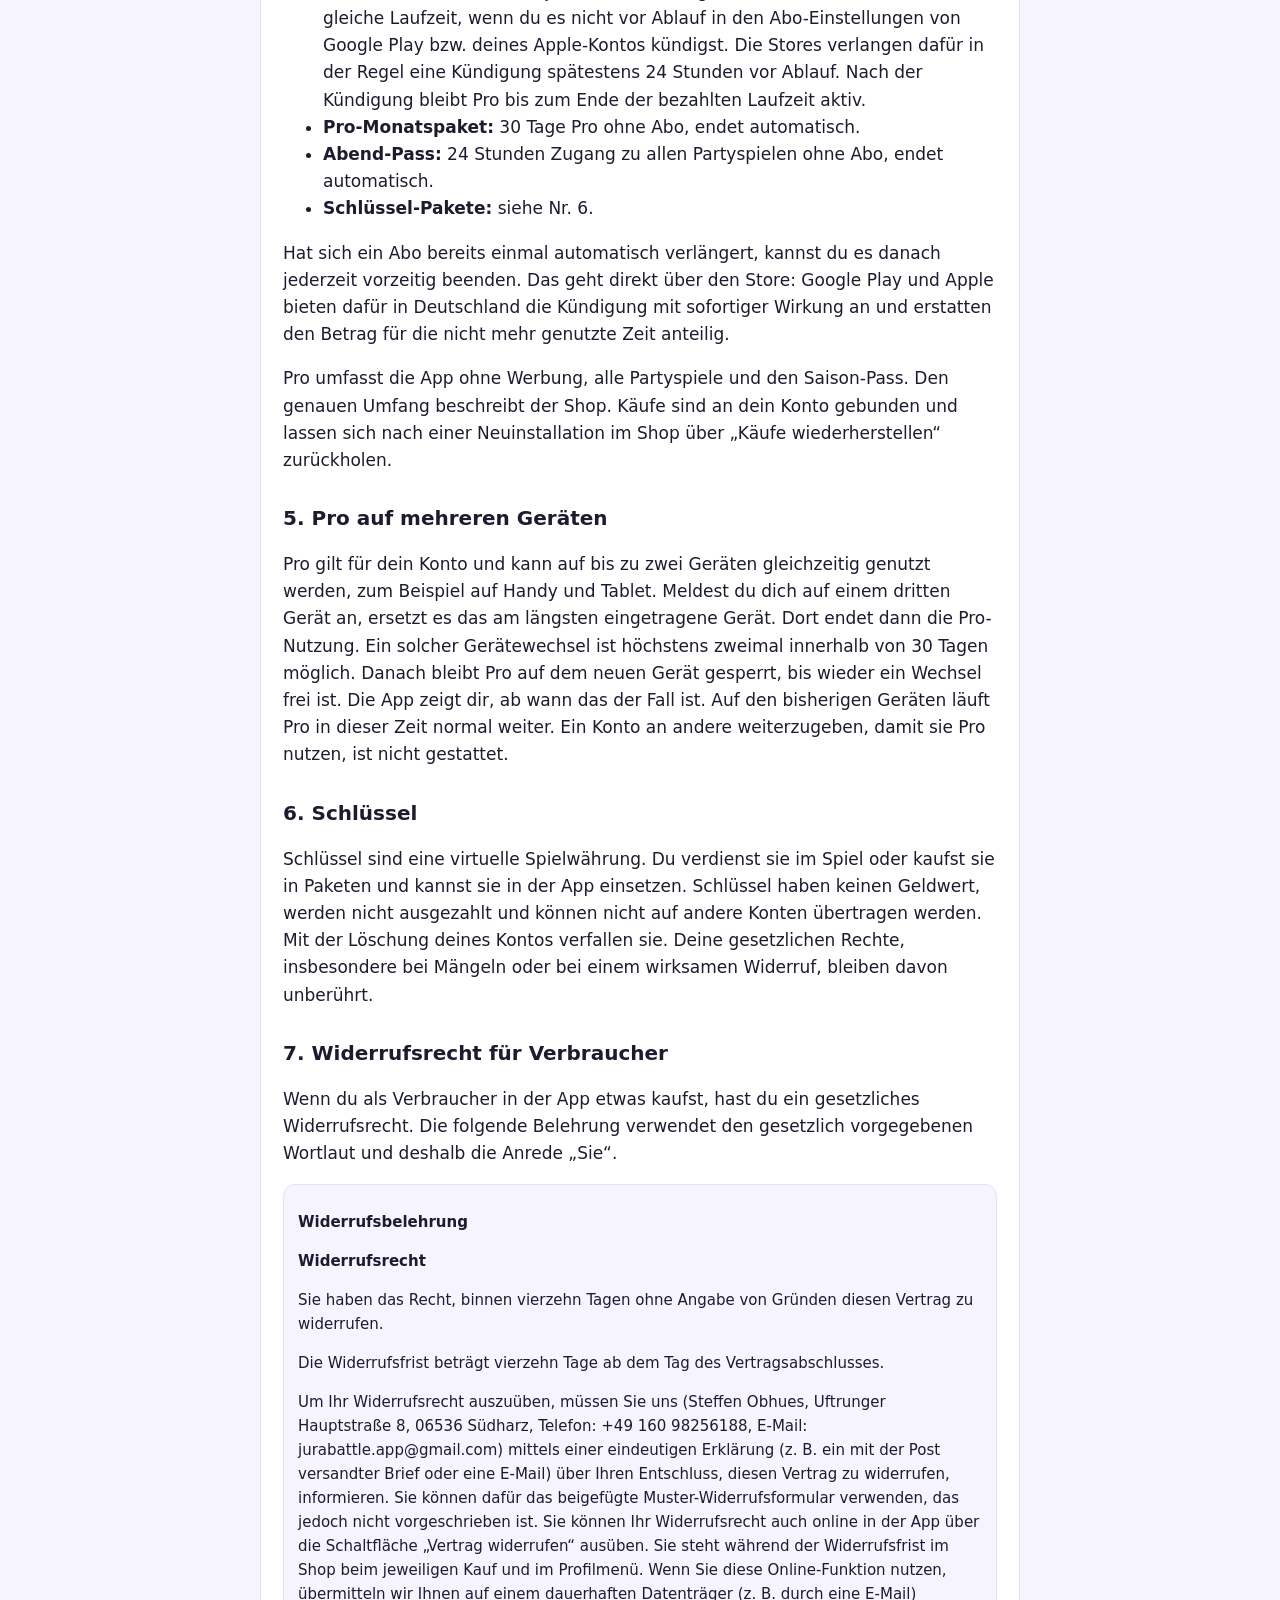
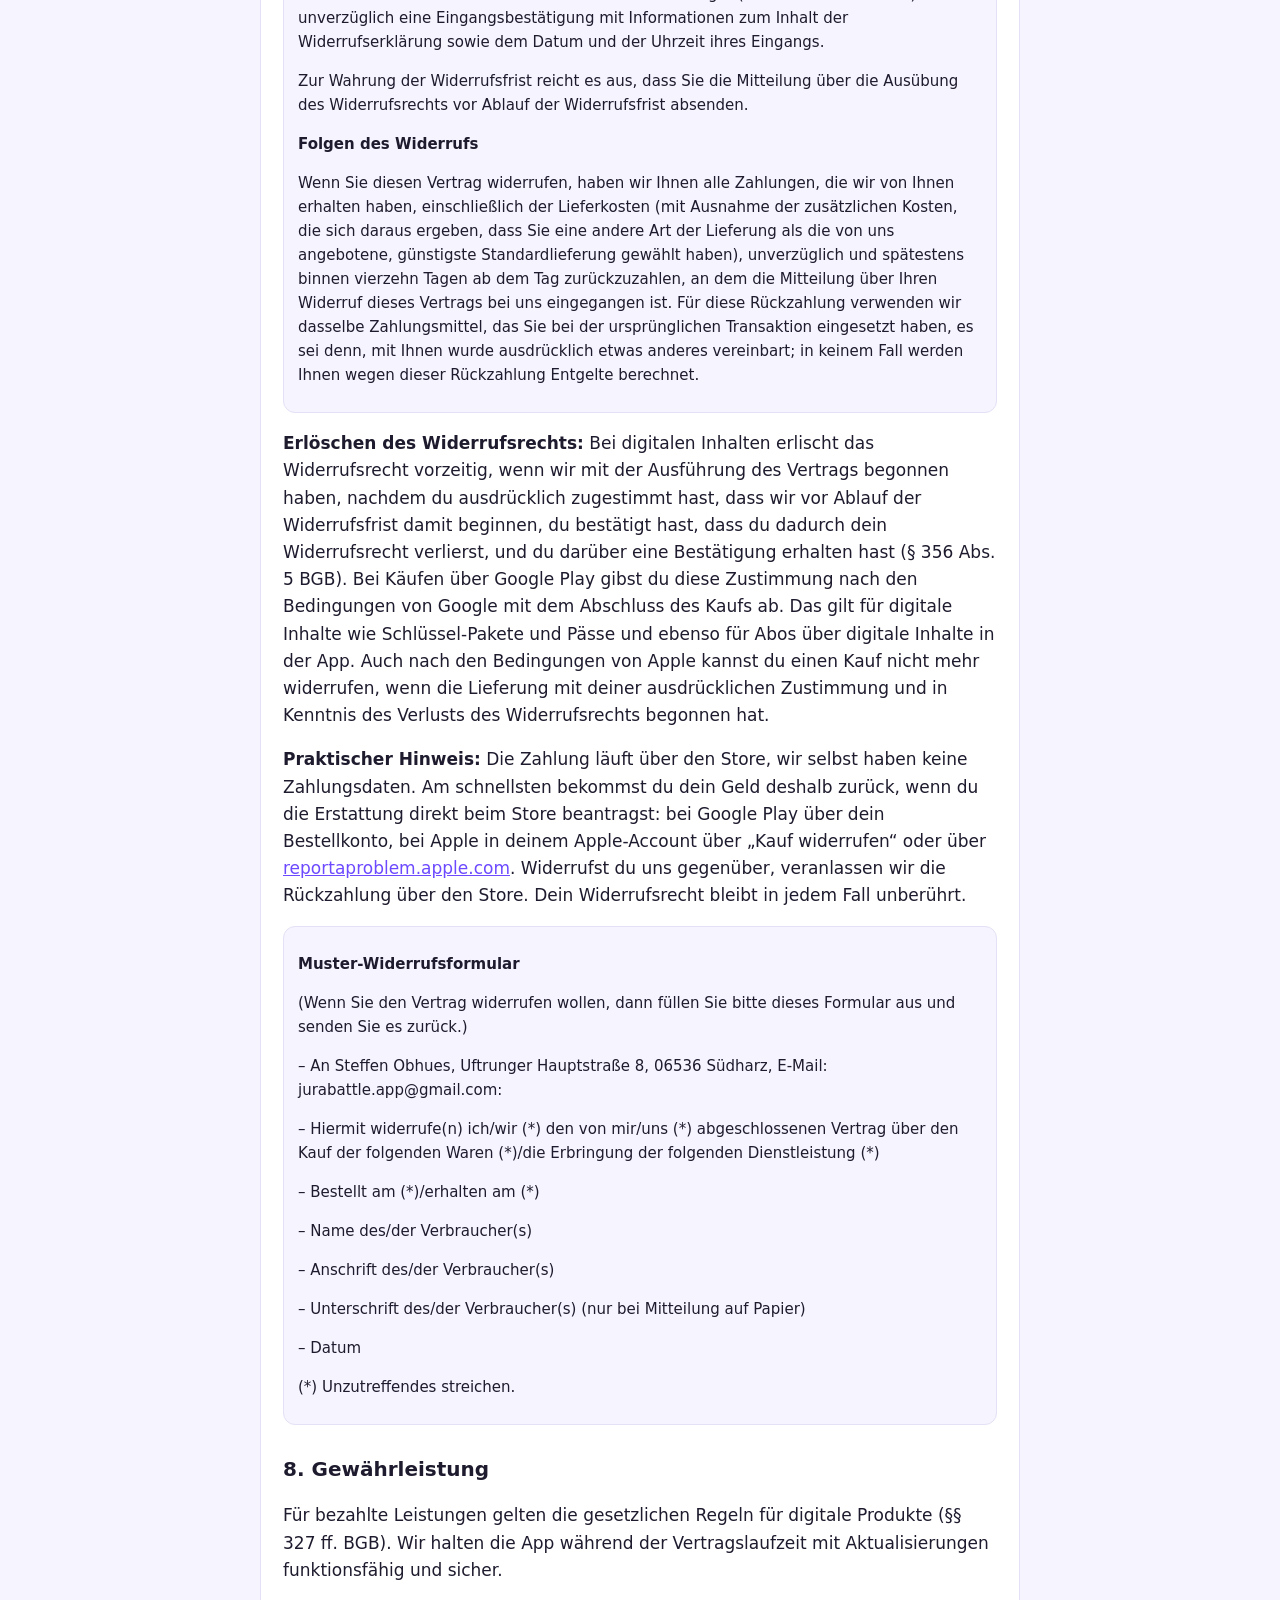
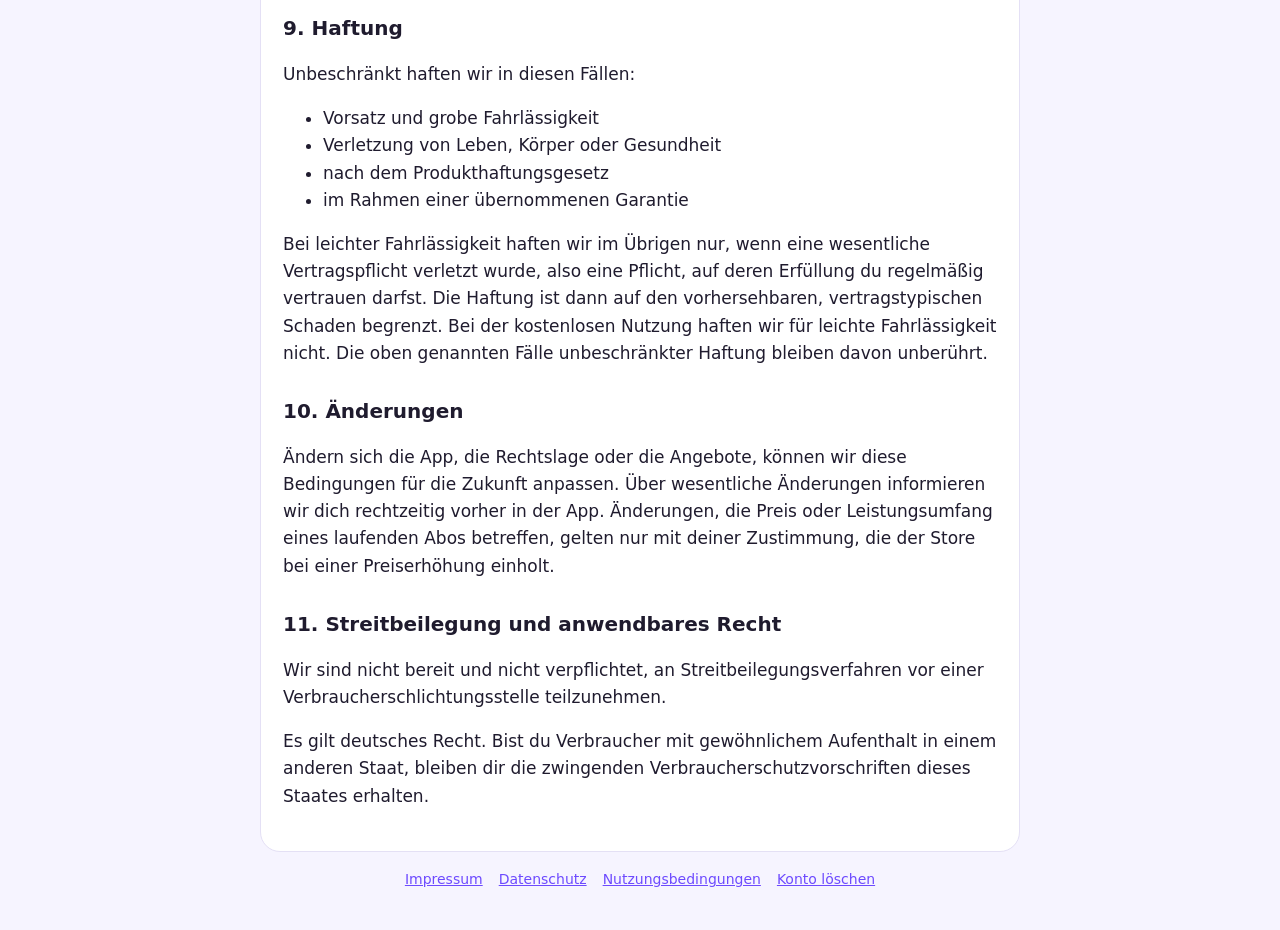
<file: nutzungsbedingungen.html>
<!doctype html>
<html lang="de"><head><meta charset="utf-8"><meta name="viewport" content="width=device-width,initial-scale=1">
<meta name="robots" content="noindex, nofollow, noarchive">
<title>Nutzungsbedingungen – JuraBattle</title><link rel="stylesheet" href="style.css"></head>
<body><header><a class="logo" href="index.html">⚖️ JuraBattle</a></header>
<main><h1>Nutzungsbedingungen</h1>
<p>Stand: November 2026</p>

<h2>1. Anbieter und Geltung</h2>
<p>Anbieter der App JuraBattle und dein Vertragspartner ist &#83;&#116;&#101;&#102;&#102;&#101;&#110;&#32;&#79;&#98;&#104;&#117;&#101;&#115;. Anschrift und Kontaktdaten stehen im <a href="impressum.html">Impressum</a>. Diese Bedingungen gelten für die Nutzung der App und für alle Käufe in der App. Für die Abwicklung von Kauf und Bezahlung über Google Play oder den App Store gelten zusätzlich die Bedingungen des jeweiligen Stores.</p>

<h2>2. Leistung</h2>
<p>JuraBattle ist eine Lern- und Spiele-App mit Quiz, Duellen, Ranglisten und Partyspielen. Die Grundversion ist kostenlos und zeigt Werbung. Die Inhalte dienen der Ausbildung und Unterhaltung. Wir erstellen sie sorgfältig, sie ersetzen aber keine Rechtsberatung und können vereinzelt Fehler enthalten. Fehler kannst du in der App über „Frage melden“ mitteilen. Einen bestimmten Lern- oder Prüfungserfolg schulden wir nicht.</p>
<p>Wir bemühen uns um einen störungsfreien Betrieb. Eine ununterbrochene Verfügbarkeit können wir nicht zusagen, etwa bei Wartung oder bei Störungen von Dienstleistern.</p>

<h2>3. Konto</h2>
<p>Für Duelle, Freunde, Ranglisten und Pro brauchst du ein Konto. Mit der Registrierung kommt ein kostenloser Nutzungsvertrag zustande. Du kannst ihn jederzeit beenden, indem du dein Konto löschst (siehe <a href="konto-loeschen.html">Konto löschen</a>). Die App richtet sich an Personen ab 16 Jahren. Halte deine Zugangsdaten geheim, das Konto ist nur für dich bestimmt.</p>
<p>Diese Spielernamen sind nicht erlaubt:</p>
<ul>
<li>beleidigende, diskriminierende oder anstößige Namen</li>
<li>Namen, die fremde Rechte verletzen</li>
<li>Namen, mit denen du dich als eine andere Person ausgibst</li>
</ul>
<p>Solche Namen dürfen wir ändern. Bei Beleidigungen, Betrug, Manipulation von Ranglisten oder Duellen und bei Fake-Konten dürfen wir ein Konto nach vorheriger Abmahnung sperren. Bei schweren Verstößen ist eine Sperre ohne Abmahnung möglich. Dein Recht, die Sperre überprüfen zu lassen, und deine gesetzlichen Ansprüche bleiben unberührt.</p>

<h2>4. Kaufangebote und Vertragsschluss</h2>
<p>Preis, Laufzeit und Inhalt jedes Angebots siehst du vor dem Kauf im Shop der App und im Kaufdialog des Stores. Alle Preise sind Endpreise. Der Kaufvertrag kommt zustande, wenn du den Kauf im Kaufdialog des Stores bestätigst. Bis dahin kannst du den Vorgang jederzeit abbrechen. Die Zahlung wickelt der Store ab, von ihm erhältst du auch die Kaufbestätigung. Vertragssprache ist Deutsch. Wir speichern keinen eigenen Vertragstext. Die jeweils aktuelle Fassung dieser Bedingungen findest du auf dieser Seite.</p>
<p>Angeboten werden:</p>
<ul>
<li><b>Pro-Abo:</b> monatlich oder jährlich. Es verlängert sich automatisch um die gleiche Laufzeit, wenn du es nicht vor Ablauf in den Abo-Einstellungen von Google Play bzw. deines Apple-Kontos kündigst. Die Stores verlangen dafür in der Regel eine Kündigung spätestens 24 Stunden vor Ablauf. Nach der Kündigung bleibt Pro bis zum Ende der bezahlten Laufzeit aktiv.</li>
<li><b>Pro-Monatspaket:</b> 30 Tage Pro ohne Abo, endet automatisch.</li>
<li><b>Abend-Pass:</b> 24 Stunden Zugang zu allen Partyspielen ohne Abo, endet automatisch.</li>
<li><b>Schlüssel-Pakete:</b> siehe Nr. 6.</li>
</ul>
<p>Hat sich ein Abo bereits einmal automatisch verlängert, kannst du es danach jederzeit vorzeitig beenden. Das geht direkt über den Store: Google Play und Apple bieten dafür in Deutschland die Kündigung mit sofortiger Wirkung an und erstatten den Betrag für die nicht mehr genutzte Zeit anteilig.</p>
<p>Pro umfasst die App ohne Werbung, alle Partyspiele und den Saison-Pass. Den genauen Umfang beschreibt der Shop. Käufe sind an dein Konto gebunden und lassen sich nach einer Neuinstallation im Shop über „Käufe wiederherstellen“ zurückholen.</p>

<h2>5. Pro auf mehreren Geräten</h2>
<p>Pro gilt für dein Konto und kann auf bis zu zwei Geräten gleichzeitig genutzt werden, zum Beispiel auf Handy und Tablet. Meldest du dich auf einem dritten Gerät an, ersetzt es das am längsten eingetragene Gerät. Dort endet dann die Pro-Nutzung. Ein solcher Gerätewechsel ist höchstens zweimal innerhalb von 30 Tagen möglich. Danach bleibt Pro auf dem neuen Gerät gesperrt, bis wieder ein Wechsel frei ist. Die App zeigt dir, ab wann das der Fall ist. Auf den bisherigen Geräten läuft Pro in dieser Zeit normal weiter. Ein Konto an andere weiterzugeben, damit sie Pro nutzen, ist nicht gestattet.</p>

<h2>6. Schlüssel</h2>
<p>Schlüssel sind eine virtuelle Spielwährung. Du verdienst sie im Spiel oder kaufst sie in Paketen und kannst sie in der App einsetzen. Schlüssel haben keinen Geldwert, werden nicht ausgezahlt und können nicht auf andere Konten übertragen werden. Mit der Löschung deines Kontos verfallen sie. Deine gesetzlichen Rechte, insbesondere bei Mängeln oder bei einem wirksamen Widerruf, bleiben davon unberührt.</p>

<h2>7. Widerrufsrecht für Verbraucher</h2>
<p>Wenn du als Verbraucher in der App etwas kaufst, hast du ein gesetzliches Widerrufsrecht. Die folgende Belehrung verwendet den gesetzlich vorgegebenen Wortlaut und deshalb die Anrede „Sie“.</p>
<div class="hinweis">
<p><b>Widerrufsbelehrung</b></p>
<p><b>Widerrufsrecht</b></p>
<p>Sie haben das Recht, binnen vierzehn Tagen ohne Angabe von Gründen diesen Vertrag zu widerrufen.</p>
<p>Die Widerrufsfrist beträgt vierzehn Tage ab dem Tag des Vertragsabschlusses.</p>
<p>Um Ihr Widerrufsrecht auszuüben, müssen Sie uns (&#83;&#116;&#101;&#102;&#102;&#101;&#110;&#32;&#79;&#98;&#104;&#117;&#101;&#115;, &#85;&#102;&#116;&#114;&#117;&#110;&#103;&#101;&#114;&#32;&#72;&#97;&#117;&#112;&#116;&#115;&#116;&#114;&#97;&#223;&#101;&#32;&#56;, &#48;&#54;&#53;&#51;&#54;&#32;&#83;&#252;&#100;&#104;&#97;&#114;&#122;, Telefon: &#43;&#52;&#57;&#32;&#49;&#54;&#48;&#32;&#57;&#56;&#50;&#53;&#54;&#49;&#56;&#56;, E-Mail: &#106;&#117;&#114;&#97;&#98;&#97;&#116;&#116;&#108;&#101;&#46;&#97;&#112;&#112;&#64;&#103;&#109;&#97;&#105;&#108;&#46;&#99;&#111;&#109;) mittels einer eindeutigen Erklärung (z. B. ein mit der Post versandter Brief oder eine E-Mail) über Ihren Entschluss, diesen Vertrag zu widerrufen, informieren. Sie können dafür das beigefügte Muster-Widerrufsformular verwenden, das jedoch nicht vorgeschrieben ist. Sie können Ihr Widerrufsrecht auch online in der App über die Schaltfläche „Vertrag widerrufen“ ausüben. Sie steht während der Widerrufsfrist im Shop beim jeweiligen Kauf und im Profilmenü. Wenn Sie diese Online-Funktion nutzen, übermitteln wir Ihnen auf einem dauerhaften Datenträger (z. B. durch eine E-Mail) unverzüglich eine Eingangsbestätigung mit Informationen zum Inhalt der Widerrufserklärung sowie dem Datum und der Uhrzeit ihres Eingangs.</p>
<p>Zur Wahrung der Widerrufsfrist reicht es aus, dass Sie die Mitteilung über die Ausübung des Widerrufsrechts vor Ablauf der Widerrufsfrist absenden.</p>
<p><b>Folgen des Widerrufs</b></p>
<p>Wenn Sie diesen Vertrag widerrufen, haben wir Ihnen alle Zahlungen, die wir von Ihnen erhalten haben, einschließlich der Lieferkosten (mit Ausnahme der zusätzlichen Kosten, die sich daraus ergeben, dass Sie eine andere Art der Lieferung als die von uns angebotene, günstigste Standardlieferung gewählt haben), unverzüglich und spätestens binnen vierzehn Tagen ab dem Tag zurückzuzahlen, an dem die Mitteilung über Ihren Widerruf dieses Vertrags bei uns eingegangen ist. Für diese Rückzahlung verwenden wir dasselbe Zahlungsmittel, das Sie bei der ursprünglichen Transaktion eingesetzt haben, es sei denn, mit Ihnen wurde ausdrücklich etwas anderes vereinbart; in keinem Fall werden Ihnen wegen dieser Rückzahlung Entgelte berechnet.</p>
</div>
<p><b>Erlöschen des Widerrufsrechts:</b> Bei digitalen Inhalten erlischt das Widerrufsrecht vorzeitig, wenn wir mit der Ausführung des Vertrags begonnen haben, nachdem du ausdrücklich zugestimmt hast, dass wir vor Ablauf der Widerrufsfrist damit beginnen, du bestätigt hast, dass du dadurch dein Widerrufsrecht verlierst, und du darüber eine Bestätigung erhalten hast (§ 356 Abs. 5 BGB). Bei Käufen über Google Play gibst du diese Zustimmung nach den Bedingungen von Google mit dem Abschluss des Kaufs ab. Das gilt für digitale Inhalte wie Schlüssel-Pakete und Pässe und ebenso für Abos über digitale Inhalte in der App. Auch nach den Bedingungen von Apple kannst du einen Kauf nicht mehr widerrufen, wenn die Lieferung mit deiner ausdrücklichen Zustimmung und in Kenntnis des Verlusts des Widerrufsrechts begonnen hat.</p>
<p><b>Praktischer Hinweis:</b> Die Zahlung läuft über den Store, wir selbst haben keine Zahlungsdaten. Am schnellsten bekommst du dein Geld deshalb zurück, wenn du die Erstattung direkt beim Store beantragst: bei Google Play über dein Bestellkonto, bei Apple in deinem Apple-Account über „Kauf widerrufen“ oder über <a href="https://reportaproblem.apple.com">reportaproblem.apple.com</a>. Widerrufst du uns gegenüber, veranlassen wir die Rückzahlung über den Store. Dein Widerrufsrecht bleibt in jedem Fall unberührt.</p>
<div class="hinweis">
<p><b>Muster-Widerrufsformular</b></p>
<p>(Wenn Sie den Vertrag widerrufen wollen, dann füllen Sie bitte dieses Formular aus und senden Sie es zurück.)</p>
<p>– An &#83;&#116;&#101;&#102;&#102;&#101;&#110;&#32;&#79;&#98;&#104;&#117;&#101;&#115;, &#85;&#102;&#116;&#114;&#117;&#110;&#103;&#101;&#114;&#32;&#72;&#97;&#117;&#112;&#116;&#115;&#116;&#114;&#97;&#223;&#101;&#32;&#56;, &#48;&#54;&#53;&#51;&#54;&#32;&#83;&#252;&#100;&#104;&#97;&#114;&#122;, E-Mail: &#106;&#117;&#114;&#97;&#98;&#97;&#116;&#116;&#108;&#101;&#46;&#97;&#112;&#112;&#64;&#103;&#109;&#97;&#105;&#108;&#46;&#99;&#111;&#109;:</p>
<p>– Hiermit widerrufe(n) ich/wir (*) den von mir/uns (*) abgeschlossenen Vertrag über den Kauf der folgenden Waren (*)/die Erbringung der folgenden Dienstleistung (*)</p>
<p>– Bestellt am (*)/erhalten am (*)</p>
<p>– Name des/der Verbraucher(s)</p>
<p>– Anschrift des/der Verbraucher(s)</p>
<p>– Unterschrift des/der Verbraucher(s) (nur bei Mitteilung auf Papier)</p>
<p>– Datum</p>
<p>(*) Unzutreffendes streichen.</p>
</div>

<h2>8. Gewährleistung</h2>
<p>Für bezahlte Leistungen gelten die gesetzlichen Regeln für digitale Produkte (§§ 327 ff. BGB). Wir halten die App während der Vertragslaufzeit mit Aktualisierungen funktionsfähig und sicher.</p>

<h2>9. Haftung</h2>
<p>Unbeschränkt haften wir in diesen Fällen:</p>
<ul>
<li>Vorsatz und grobe Fahrlässigkeit</li>
<li>Verletzung von Leben, Körper oder Gesundheit</li>
<li>nach dem Produkthaftungsgesetz</li>
<li>im Rahmen einer übernommenen Garantie</li>
</ul>
<p>Bei leichter Fahrlässigkeit haften wir im Übrigen nur, wenn eine wesentliche Vertragspflicht verletzt wurde, also eine Pflicht, auf deren Erfüllung du regelmäßig vertrauen darfst. Die Haftung ist dann auf den vorhersehbaren, vertragstypischen Schaden begrenzt. Bei der kostenlosen Nutzung haften wir für leichte Fahrlässigkeit nicht. Die oben genannten Fälle unbeschränkter Haftung bleiben davon unberührt.</p>

<h2>10. Änderungen</h2>
<p>Ändern sich die App, die Rechtslage oder die Angebote, können wir diese Bedingungen für die Zukunft anpassen. Über wesentliche Änderungen informieren wir dich rechtzeitig vorher in der App. Änderungen, die Preis oder Leistungsumfang eines laufenden Abos betreffen, gelten nur mit deiner Zustimmung, die der Store bei einer Preiserhöhung einholt.</p>

<h2>11. Streitbeilegung und anwendbares Recht</h2>
<p>Wir sind nicht bereit und nicht verpflichtet, an Streitbeilegungsverfahren vor einer Verbraucherschlichtungsstelle teilzunehmen.</p>
<p>Es gilt deutsches Recht. Bist du Verbraucher mit gewöhnlichem Aufenthalt in einem anderen Staat, bleiben dir die zwingenden Verbraucherschutzvorschriften dieses Staates erhalten.</p>

</main>
<footer><a href="impressum.html">Impressum</a><a href="datenschutz.html">Datenschutz</a><a href="nutzungsbedingungen.html">Nutzungsbedingungen</a><a href="konto-loeschen.html">Konto löschen</a></footer>
</body></html>
</file>
<file: style.css>
:root{--bg:#f6f4ff;--card:#fff;--text:#1f1b2e;--muted:#5d5873;--pri:#6d4aff;--line:#e4e0f5}
@media (prefers-color-scheme:dark){:root{--bg:#14111f;--card:#1e1a2e;--text:#f1eefc;--muted:#a9a3c4;--pri:#a38bff;--line:#322c4a}}
*{box-sizing:border-box}body{margin:0;background:var(--bg);color:var(--text);font:17px/1.6 system-ui,-apple-system,Segoe UI,Roboto,sans-serif}
header,main,footer{max-width:760px;margin:0 auto;padding:16px}
header a.logo{color:var(--pri);font-weight:900;font-size:22px;text-decoration:none}
main{background:var(--card);border:1px solid var(--line);border-radius:20px;padding:24px 22px;margin-top:8px}
h1{font-size:28px;margin:0 0 12px}h2{font-size:20px;margin:28px 0 8px}p,li{color:var(--text)}
a{color:var(--pri)}footer{color:var(--muted);font-size:14px;text-align:center;padding-bottom:40px}
footer a{margin:0 8px}.platzhalter{background:#fff3b0;color:#4a3b00;padding:0 4px;border-radius:4px}
.hinweis{background:var(--bg);border:1px solid var(--line);border-radius:12px;padding:10px 14px;color:var(--muted);font-size:15px}
</file>
